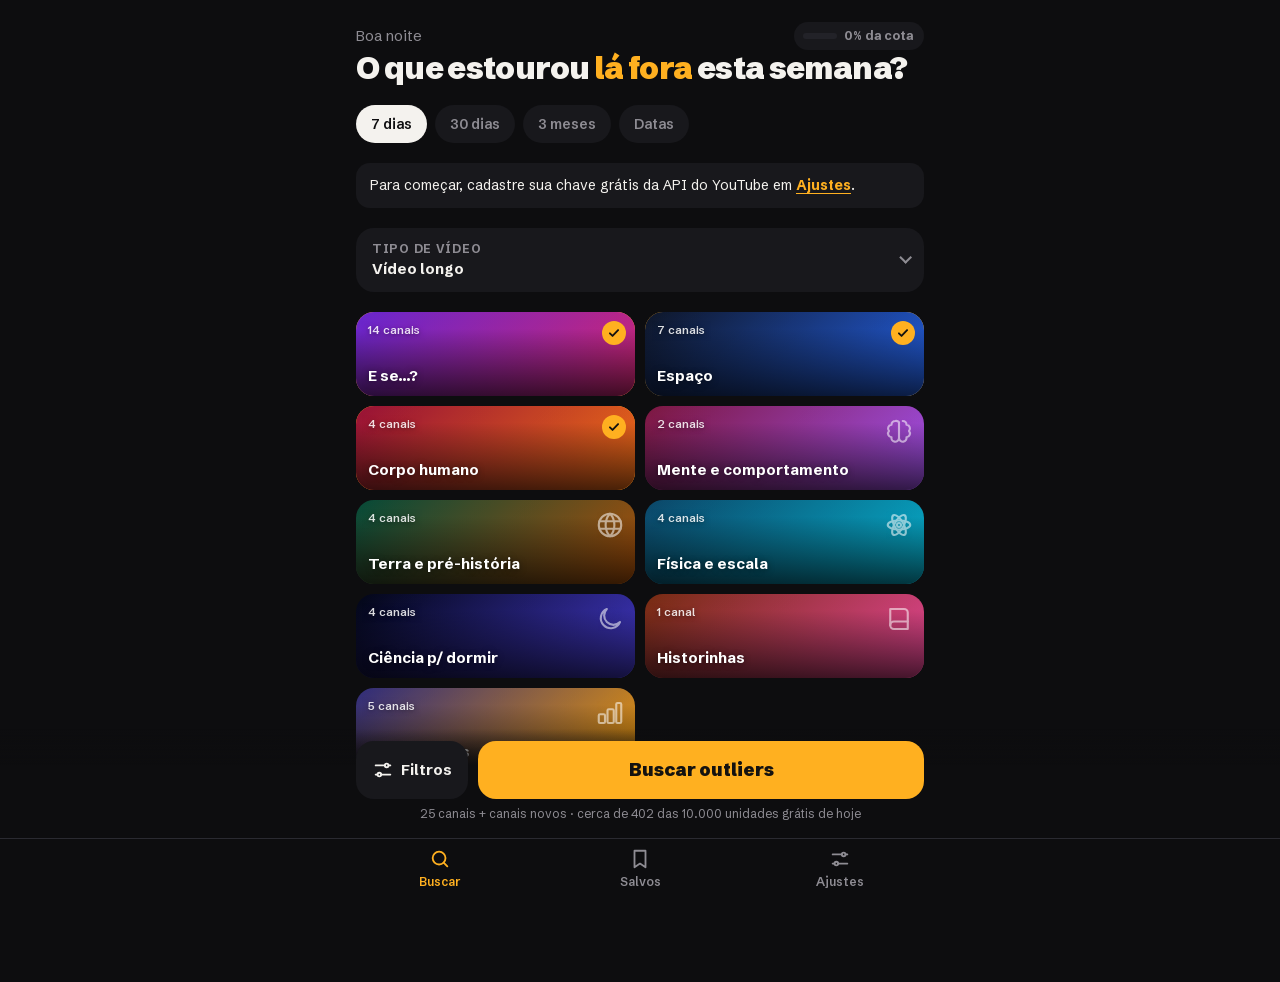
<file: assets/index.html>
<!doctype html>
<html lang="pt-BR">
<head>
<meta charset="utf-8">
<meta name="viewport" content="width=device-width,initial-scale=1,viewport-fit=cover">
<title>Radar de Outliers</title>
<link rel="stylesheet" href="fonts.css">
<style>
/* Sala de cinema: fundo escuro, thumbnails em destaque, um acento âmbar.
   Busca com blocos de tema; resultados em cartas (um vídeo por vez) ou em lista. Navegação embaixo. */
:root{
  --bg:#0D0D0F; --card:#18181C; --raised:#222228; --line:#2A2A31;
  --ink:#F4F2EE; --muted:#8E8C93; --amber:#FFB020; --amber-text:#FFB020; --on-amber:#141210;
  --ok:#5BD9A0; --ok-bg:#163527; --warn:#FFC857; --warn-bg:#3A2D12; --bad:#FF7A7A; --bad-bg:#3D1C1E;
  --scrim:rgba(0,0,0,.6); --shadow:0 18px 40px rgba(0,0,0,.45);
  --font:"Schibsted Grotesk","Roboto",system-ui,sans-serif;
  --mono:ui-monospace,"Roboto Mono",monospace;
  color-scheme:dark;
}
:root[data-theme="light"]{
  --bg:#F4F3F0; --card:#FFFFFF; --raised:#ECEAE6; --line:#E1DED8;
  --ink:#151417; --muted:#6C6A70; --amber:#FFB020; --amber-text:#A86400; --on-amber:#141210;
  --ok:#0F7A50; --ok-bg:#DDF3E8; --warn:#8E5B00; --warn-bg:#FCEFD2; --bad:#C2303A; --bad-bg:#FBE1E2;
  --scrim:rgba(20,20,23,.45); --shadow:0 18px 40px rgba(20,20,23,.16);
  color-scheme:light;
}
*{box-sizing:border-box;-webkit-tap-highlight-color:transparent}
[hidden]{display:none!important}
html,body{margin:0}
body{background:var(--bg);color:var(--ink);font-family:var(--font);font-size:15px;line-height:1.45;overscroll-behavior-y:none}
button,input,select{font:inherit;color:inherit}
button{cursor:pointer;background:none;border:0;padding:0}
:focus-visible{outline:2px solid var(--amber);outline-offset:2px}
svg.i{width:22px;height:22px;fill:none;stroke:currentColor;stroke-width:2;stroke-linecap:round;stroke-linejoin:round;flex:none}

main{max-width:600px;margin:0 auto;padding:22px 16px 210px}
.view{display:flex;flex-direction:column;gap:20px}

/* ---------- busca ---------- */
.hello{font-size:15px;color:var(--muted)}
.topline{display:flex;justify-content:space-between;align-items:center;gap:10px}
.qchip{display:flex;align-items:center;gap:7px;background:var(--card);border-radius:99px;padding:5px 11px 5px 9px;font-size:12.5px;font-weight:700;color:var(--muted);font-variant-numeric:tabular-nums}
.qchip i{display:block;width:34px;height:6px;border-radius:6px;background:var(--raised);overflow:hidden;position:relative}
.qchip i b{position:absolute;inset:0 auto 0 0;background:var(--ok);border-radius:6px}
.qchip.mid i b{background:var(--amber)} .qchip.high i b{background:var(--bad)}
.qchip.high{color:var(--bad)}
.liveq{font-size:12.5px;font-weight:700;color:var(--muted);font-variant-numeric:tabular-nums}
.headline{margin:2px 0 0;font-size:31px;font-weight:900;line-height:1.06;letter-spacing:-.02em;text-wrap:balance}
.headline em{font-style:normal;color:var(--amber-text)}
.tiles{display:grid;grid-template-columns:repeat(2,minmax(0,1fr));gap:10px}
.tile{position:relative;height:84px;border-radius:18px;overflow:hidden;display:flex;align-items:flex-end;padding:11px 12px;text-align:left;color:#fff;isolation:isolate}
.tile .bg{position:absolute;inset:0;z-index:-2}
.tile img{position:absolute;inset:0;width:100%;height:100%;object-fit:cover;z-index:-2}
.tile::before{content:"";position:absolute;inset:0;z-index:-1;background:linear-gradient(180deg,rgba(0,0,0,.05) 20%,rgba(0,0,0,.7) 100%)}
.tile .ico{position:absolute;right:10px;top:10px;opacity:.55}
.tile .ico svg{width:30px;height:30px;stroke-width:1.7}
.tile b{font-weight:700;font-size:15px;line-height:1.15;text-shadow:0 1px 6px rgba(0,0,0,.5)}
.tile[aria-pressed="true"]{box-shadow:inset 0 0 0 2.5px var(--amber)}
.tile .chk{position:absolute;top:9px;right:9px;width:24px;height:24px;border-radius:50%;background:var(--amber);color:var(--on-amber);display:none;place-items:center}
.tile .chk svg{width:14px;height:14px;stroke-width:3.2}
.tile[aria-pressed="true"] .chk{display:grid}
.tile[aria-pressed="true"] .ico{display:none}

.chips{display:flex;gap:8px;overflow-x:auto;scrollbar-width:none}
.chips::-webkit-scrollbar{display:none}
.chip{flex:none;padding:9px 15px;border-radius:999px;background:var(--card);color:var(--muted);font-weight:600;font-size:14px}
.chip[aria-pressed="true"]{background:var(--ink);color:var(--bg)}
.dates{display:grid;grid-template-columns:1fr 1fr;gap:10px}
.field{display:flex;flex-direction:column;gap:5px;min-width:0}
.field label{font-size:13px;color:var(--muted)}
input,select{background:var(--card);border:1.5px solid var(--line);border-radius:12px;padding:10px 12px;width:100%;min-width:0;outline:none;font-size:15px}
input:focus,select:focus{border-color:var(--amber)}
details.more{background:var(--card);border-radius:16px}
details.more summary{list-style:none;padding:14px 16px;display:flex;justify-content:space-between;align-items:center;font-weight:600;font-size:14.5px;cursor:pointer;color:var(--muted)}
details.more summary::-webkit-details-marker{display:none}
details.more summary::after{content:"";width:8px;height:8px;border-right:2px solid var(--muted);border-bottom:2px solid var(--muted);transform:rotate(45deg) translateY(-2px);transition:transform .15s}
details.more[open] summary::after{transform:rotate(-135deg) translateY(-2px)}
.more-in{padding:0 16px 16px;display:grid;grid-template-columns:1fr 1fr;gap:12px}
.more-in .full{grid-column:1/-1}
.more-in input,.more-in select{background:var(--raised);border-color:transparent}

.cta{position:fixed;left:0;right:0;bottom:66px;z-index:8;padding:12px 16px 12px;background:linear-gradient(180deg,transparent,var(--bg) 35%)}
.cta-in{max-width:568px;margin:0 auto;display:flex;flex-direction:column;gap:6px}
.checks{display:flex;flex-direction:column;background:var(--card);border-radius:18px;overflow:hidden}
.checks-h{display:flex;justify-content:space-between;align-items:center;gap:12px;padding:12px 16px;text-align:left;width:100%}
.checks-h small{display:block;font-size:12px;font-weight:700;color:var(--muted);text-transform:uppercase;letter-spacing:.06em}
.checks-h b{display:block;font-size:15px;font-weight:700;margin-top:1px}
.checks-h .chev{width:9px;height:9px;border-right:2px solid var(--muted);border-bottom:2px solid var(--muted);transform:rotate(45deg) translateY(-3px);transition:transform .15s;flex:none}
.checks-h[aria-expanded="true"] .chev{transform:rotate(-135deg) translateY(-2px)}
.check{display:flex;align-items:center;gap:12px;padding:11px 16px;text-align:left;width:100%;border-top:1px solid var(--line)}
.check .cbx{width:22px;height:22px;border-radius:7px;border:2px solid var(--line);display:grid;place-items:center;flex:none;color:var(--on-amber)}
.check .cbx svg.i{width:16px;height:16px;stroke-width:3.4;opacity:0}
.check[aria-checked="true"] .cbx{background:var(--amber);border-color:var(--amber)}
.check[aria-checked="true"] .cbx svg.i{opacity:1}
.check b{display:block;font-weight:700;font-size:15px}
.check small{display:block;font-size:12.5px;color:var(--muted)}
.ctarow{display:flex;gap:10px;align-items:stretch}
.fbtn{position:relative;flex:none;display:flex;align-items:center;gap:7px;background:var(--card);border-radius:18px;padding:0 16px;font-weight:700;font-size:15px}
.fdot{position:absolute;top:10px;right:10px;width:9px;height:9px;border-radius:50%;background:var(--amber)}
.fpanel{padding:16px 0 calc(22px + env(safe-area-inset-bottom, 0px))}
.fhead{display:flex;justify-content:space-between;align-items:center;padding:0 16px 12px}
.fhead h3{margin:0;font-size:20px;font-weight:900}
.fpanel .more-in{padding:0 16px}
.go{background:var(--amber);color:var(--on-amber);border-radius:18px;padding:16px;font-weight:900;font-size:18px;flex:1;min-width:0}
.go:disabled{opacity:.45}
.cost{font-size:12px;color:var(--muted);text-align:center}
.note{font-size:14px;padding:12px 14px;border-radius:14px;background:var(--card)}
.note.err{background:var(--bad-bg);color:var(--bad)}
.note .lnk{color:var(--amber-text);font-weight:700;text-decoration:underline;text-underline-offset:3px}

/* ---------- resultados ---------- */
.rbar{display:flex;align-items:center;gap:10px}
.back{width:40px;height:40px;border-radius:12px;background:var(--card);display:grid;place-items:center;flex:none}
.rbar h2{margin:0;font-size:22px;font-weight:900;flex:1;line-height:1.1}
.rbar h2 small{display:block;font-size:12.5px;font-weight:500;color:var(--muted);margin-top:2px}
.mode{display:flex;background:var(--card);border-radius:12px;padding:3px}
.mode button{width:38px;height:34px;border-radius:9px;display:grid;place-items:center;color:var(--muted)}
.mode button[aria-pressed="true"]{background:var(--raised);color:var(--ink)}
.mode svg.i{width:19px;height:19px}

/* cartas */
.deckwrap{display:flex;flex-direction:column;gap:12px}
.deckmeta{display:flex;justify-content:space-between;font-size:13px;color:var(--muted);font-weight:600}
.progress{height:3px;background:var(--card);border-radius:3px;overflow:hidden}
.progress i{display:block;height:100%;background:var(--amber);width:0;transition:width .2s}
.stack{position:relative}
.stack .ghost{position:absolute;left:14px;right:14px;top:10px;bottom:-10px;background:var(--card);opacity:.5;border-radius:24px;z-index:0}
.vcard{position:relative;z-index:1;background:var(--card);border-radius:24px;overflow:hidden;box-shadow:var(--shadow);touch-action:pan-y;will-change:transform}
.vcard.anim{transition:transform .25s ease,opacity .25s ease}
.stamp{position:absolute;top:18px;z-index:3;padding:4px 12px;border-radius:10px;font-weight:900;font-size:18px;border:3px solid;opacity:0;transform:rotate(-8deg)}
.stamp.save{left:16px;color:var(--amber);border-color:var(--amber)}
.stamp.skip{right:16px;color:#fff;border-color:#fff;transform:rotate(8deg)}
.media{position:relative;display:block;aspect-ratio:16/9;background:var(--raised)}
.media img{width:100%;height:100%;object-fit:cover;display:block}
.media .shade{position:absolute;inset:0;background:linear-gradient(180deg,rgba(0,0,0,0) 55%,rgba(0,0,0,.55) 100%)}
.x{position:absolute;left:12px;top:12px;background:var(--amber);color:var(--on-amber);font-weight:900;font-size:22px;border-radius:12px;padding:3px 11px;line-height:1.2;font-variant-numeric:tabular-nums}
.x.na{font-size:13px;padding:5px 9px;background:rgba(0,0,0,.65);color:#fff}
.dur{position:absolute;right:10px;bottom:10px;background:rgba(0,0,0,.8);color:#fff;font-size:12px;font-weight:600;border-radius:6px;padding:1px 6px}
.play{position:absolute;right:10px;top:10px;width:36px;height:36px;border-radius:50%;background:rgba(0,0,0,.55);display:grid;place-items:center;color:#fff}
.play svg.i{width:16px;height:16px}
.cbody{padding:14px 16px 16px;display:flex;flex-direction:column;gap:10px}
.ttl{margin:0;font-weight:800;font-size:18px;line-height:1.25;overflow-wrap:anywhere}
.pt{margin:-6px 0 0;font-size:14px;color:var(--muted);line-height:1.35;overflow-wrap:anywhere}
.stats{display:grid;grid-template-columns:repeat(3,1fr);gap:8px}
.stats div{background:var(--raised);border-radius:12px;padding:9px 10px}
.stats b{display:block;font-size:15.5px;font-weight:800;font-variant-numeric:tabular-nums}
.stats span{font-size:11.5px;color:var(--muted)}
.chan{font-size:13px;color:var(--muted)}
.chan b{color:var(--ink);font-weight:700}
.brbtn{background:var(--raised);border-radius:14px;padding:12px 14px;font-weight:700;font-size:14.5px;display:flex;justify-content:space-between;align-items:center;width:100%;text-align:left}
.brbtn span{font-weight:500;font-size:12.5px;color:var(--muted)}
.brbox{border-radius:14px;padding:12px 14px;display:flex;flex-direction:column;gap:10px}
.brbox.livre{background:var(--ok-bg)} .brbox.fraca{background:var(--warn-bg)} .brbox.feito{background:var(--bad-bg)}
.brbox .v{font-weight:800;font-size:15px}
.brbox.livre .v{color:var(--ok)} .brbox.fraca .v{color:var(--warn)} .brbox.feito .v{color:var(--bad)}
.brbox .why{font-size:13px;margin:-6px 0 0;opacity:.85}
.ptres{list-style:none;margin:0;padding:0;display:flex;flex-direction:column;gap:9px}
.ptres li{display:flex;gap:10px;align-items:flex-start}
.ptres img{width:84px;flex:none;aspect-ratio:16/9;object-fit:cover;border-radius:8px;background:var(--raised)}
.ptres .t{min-width:0;display:flex;flex-direction:column;gap:1px;font-size:13px}
.ptres a{color:inherit;font-weight:700;text-decoration:none;overflow-wrap:anywhere}
.ptres .m{font-size:11.5px;opacity:.75}
.ptres .same{font-size:10.5px;font-weight:800;letter-spacing:.04em;text-transform:uppercase;color:var(--bad)}
.adjust summary{font-size:12.5px;opacity:.8;cursor:pointer}
.qrow{display:flex;gap:8px;margin-top:8px}
.qrow input{flex:1;padding:8px 10px;font-size:14px;background:var(--card)}
.qrow button{flex:none;background:var(--ink);color:var(--bg);border-radius:10px;padding:0 14px;font-weight:700;font-size:14px}
.acts{display:flex;justify-content:center;align-items:center;gap:22px;padding:8px 0 4px}
.acts button{width:60px;height:60px;border-radius:50%;background:var(--card);display:grid;place-items:center;color:var(--muted);box-shadow:var(--shadow)}
.acts button.save{width:72px;height:72px;background:var(--amber);color:var(--on-amber)}
.acts button.save svg.i{width:28px;height:28px}
.acts button.save[aria-pressed="true"] svg.i{fill:currentColor}
.acts small{display:block}
.done{text-align:center;padding:40px 10px;display:flex;flex-direction:column;align-items:center;gap:10px}
.done strong{font-size:22px;font-weight:900}
.done p{margin:0;color:var(--muted)}
.done .row{display:flex;gap:10px;margin-top:8px}
.btn2{background:var(--card);border-radius:14px;padding:12px 16px;font-weight:700}
.btn2.amber{background:var(--amber);color:var(--on-amber)}

/* lista */
.hero{position:relative;border-radius:22px;overflow:hidden;display:block;width:100%;text-align:left;color:#fff;aspect-ratio:4/3.3;background:var(--raised)}
.hero img{position:absolute;inset:0;width:100%;height:100%;object-fit:cover}
.hero .g{position:absolute;inset:0;background:linear-gradient(180deg,rgba(0,0,0,0) 30%,rgba(0,0,0,.92) 100%)}
.hero .txt{position:absolute;left:16px;right:16px;bottom:14px;display:flex;flex-direction:column;gap:4px}
.hero .t1{font-weight:800;font-size:19px;line-height:1.2}
.hero .t2{font-size:13.5px;color:#D2CFD6}
.tags{display:flex;flex-wrap:wrap;gap:6px;margin-top:6px}
.tag{background:rgba(255,255,255,.16);padding:4px 9px;border-radius:99px;font-size:12px;font-weight:600;color:#fff}
.tag.livre{background:#1C5B3F;color:#A8F3CF} .tag.fraca{background:#5A4410;color:#FFE19A} .tag.feito{background:#5E2124;color:#FFC2C2}
.rows{list-style:none;margin:0;padding:0;display:flex;flex-direction:column;gap:10px}
.mini{display:grid;grid-template-columns:118px 1fr;gap:12px;background:var(--card);border-radius:18px;padding:10px;width:100%;text-align:left;align-items:start}
.mini .th{position:relative;border-radius:12px;overflow:hidden;aspect-ratio:16/9;background:var(--raised)}
.mini .th img{width:100%;height:100%;object-fit:cover;display:block}
.mini .xx{color:var(--amber-text);font-weight:900;font-size:15px}
.mini .tt{font-weight:700;font-size:14px;line-height:1.25;overflow-wrap:anywhere;display:-webkit-box;-webkit-line-clamp:2;-webkit-box-orient:vertical;overflow:hidden}
.mini .mm{font-size:12px;color:var(--muted);margin-top:3px}
.dot{display:inline-block;width:7px;height:7px;border-radius:50%;margin-right:5px;vertical-align:1px}
.dot.livre{background:var(--ok)} .dot.fraca{background:var(--warn)} .dot.feito{background:var(--bad)}
.listh{display:flex;justify-content:space-between;align-items:center;gap:10px}
.listh select{width:auto;padding:7px 30px 7px 10px;font-size:13.5px;border-radius:10px;background:var(--card);border-color:transparent}

/* ficha (lista e salvos) */
.sheet{position:fixed;inset:0;z-index:30;display:flex;flex-direction:column;justify-content:flex-end}
.sheet .scrim{position:absolute;inset:0;background:var(--scrim)}
.sheet .panel{position:relative;max-width:600px;width:100%;margin:0 auto;max-height:92%;overflow:auto;background:var(--card);border-radius:24px 24px 0 0;padding-bottom:18px;animation:up .22s ease}
@keyframes up{from{transform:translateY(40px);opacity:.4}}
.sheet .grab{position:sticky;top:0;display:flex;justify-content:center;padding:8px 0 0;z-index:2}
.sheet .grab i{width:42px;height:5px;border-radius:5px;background:var(--line)}
.sheet .close{position:absolute;right:12px;top:12px;z-index:3;width:36px;height:36px;border-radius:50%;background:rgba(0,0,0,.55);color:#fff;display:grid;place-items:center}
.sheet .play{display:none}
.sheet .row{display:flex;gap:10px;padding:0 16px}
.sheet .row .btn2{flex:1;display:flex;justify-content:center;gap:8px;align-items:center;background:var(--raised)}
.sheet .row .btn2.amber{background:var(--amber)}

/* estados */
.empty{text-align:center;padding:36px 12px;color:var(--muted);display:flex;flex-direction:column;align-items:center;gap:8px}
.empty strong{color:var(--ink);font-size:17px}
.empty p{margin:0;font-size:14px;max-width:34ch}
.scan{display:flex;flex-direction:column;align-items:center;gap:12px;padding:70px 0;color:var(--muted);font-size:14px;text-align:center}
.scan svg .sweep{transform-origin:45px 45px;animation:spin 1.3s linear infinite}
@keyframes spin{to{transform:rotate(360deg)}}
@media (prefers-reduced-motion: reduce){.scan svg .sweep{animation:none}.vcard.anim{transition:none}.sheet .panel{animation:none}}

/* ajustes */
.sec{display:flex;flex-direction:column;gap:10px}
.sec h3{margin:0;font-size:13px;font-weight:700;color:var(--muted);text-transform:uppercase;letter-spacing:.07em}
.box{background:var(--card);border-radius:18px;padding:14px;display:flex;flex-direction:column;gap:12px}
.row2{display:flex;gap:10px;align-items:center}
.row2 input{flex:1;background:var(--raised);border-color:transparent}
.btn{background:var(--amber);color:var(--on-amber);border-radius:12px;padding:10px 14px;font-weight:800;font-size:14px;flex:none}
.hint{font-size:13px;color:var(--muted);margin:0}
.ok{color:var(--ok);font-weight:700}
.seg{display:flex;background:var(--card);border-radius:14px;padding:4px;gap:2px}
.seg button{flex:1;padding:10px 4px;border-radius:10px;font-size:14px;font-weight:600;color:var(--muted)}
.seg button[aria-pressed="true"]{background:var(--raised);color:var(--ink)}
.meter{height:8px;border-radius:99px;background:var(--raised);overflow:hidden}
.meter i{display:block;height:100%;width:0;background:var(--amber);border-radius:99px}
.meter-l{display:flex;justify-content:space-between;font-size:13px;color:var(--muted)}
.meter-l b{color:var(--ink);font-weight:700;font-variant-numeric:tabular-nums}
details.guide summary{font-weight:700;font-size:14.5px;cursor:pointer}
ol.steps{margin:10px 0 0;padding-left:20px;display:flex;flex-direction:column;gap:8px;font-size:14px}
code{font-family:var(--mono);font-size:12.5px;background:var(--raised);padding:1px 5px;border-radius:5px;overflow-wrap:anywhere}

.chanlist{display:flex;flex-direction:column;gap:14px}
.newtag{display:inline-block;margin-left:6px;font-size:10.5px;font-weight:800;letter-spacing:.04em;text-transform:uppercase;background:var(--amber);color:var(--on-amber);border-radius:6px;padding:1px 6px;vertical-align:1px}
.chancat{display:flex;flex-direction:column;gap:6px}
.chancat h4{margin:0;font-size:12.5px;font-weight:700;color:var(--muted);text-transform:uppercase;letter-spacing:.06em}
.chanrow{display:flex;align-items:center;gap:10px;background:var(--raised);border-radius:12px;padding:8px 8px 8px 12px;font-size:14px}
.chanrow span{flex:1;min-width:0;overflow:hidden;text-overflow:ellipsis;white-space:nowrap}
.chanrow span.bad{color:var(--bad)}
.chanrow button{width:30px;height:30px;border-radius:8px;display:grid;place-items:center;color:var(--muted);flex:none}
.chanrow button svg.i{width:16px;height:16px}
.tile small{position:absolute;left:12px;top:10px;font-size:11.5px;font-weight:600;opacity:.85;text-shadow:0 1px 4px rgba(0,0,0,.5)}

/* navegação */
.nav{position:fixed;left:0;right:0;bottom:0;z-index:10;background:var(--bg);border-top:1px solid var(--line)}
.nav-in{max-width:600px;margin:0 auto;display:flex}
.nav button{flex:1;display:flex;flex-direction:column;align-items:center;gap:3px;padding:9px 0 10px;font-size:12px;font-weight:600;color:var(--muted)}
.nav button[aria-selected="true"]{color:var(--amber-text)}
</style>
</head>
<body>
<main>
  <!-- BUSCAR -->
  <section class="view" id="v-buscar">
    <div id="form" class="view">
      <div>
        <div class="topline"><span class="hello" id="hello">Olá</span><button class="qchip" id="quotaChip" type="button" aria-label="Cota grátis usada hoje"></button></div>
        <h1 class="headline" id="headline">O que estourou <em>lá fora</em> esta semana?</h1>
      </div>
      <div class="chips" id="period" role="group" aria-label="Período">
        <button class="chip" type="button" data-days="7">7 dias</button>
        <button class="chip" type="button" data-days="30">30 dias</button>
        <button class="chip" type="button" data-days="90">3 meses</button>
        <button class="chip" type="button" data-days="custom">Datas</button>
      </div>
      <div class="dates" id="dates" hidden>
        <div class="field"><label for="from">De</label><input type="date" id="from"></div>
        <div class="field"><label for="to">Até</label><input type="date" id="to"></div>
      </div>
      <div class="note" id="needKey" hidden>Para começar, cadastre sua chave grátis da API do YouTube em <button class="lnk" type="button" id="toSettings">Ajustes</button>.</div>
      <button class="note" type="button" id="lastBtn" hidden style="text-align:left;width:100%"></button>
      <div class="checks" id="types" role="group" aria-label="Tipo de vídeo"></div>
      <div class="tiles" id="tiles"></div>
      <div class="note" id="status" hidden></div>
      <div class="cta" id="cta"><div class="cta-in"><div class="ctarow"><button class="fbtn" id="filtersBtn" type="button" aria-label="Filtros"><svg class="i" viewBox="0 0 24 24"><path d="M4 7h10M18 7h2M4 17h2M10 17h10"/><circle cx="16" cy="7" r="2"/><circle cx="8" cy="17" r="2"/></svg>Filtros<span class="fdot" id="fdot" hidden></span></button><button class="go" id="go" type="button">Buscar outliers</button></div><div class="cost" id="cost"></div></div></div>
    </div>
    <div id="results" class="view" hidden></div>
  </section>

  <section class="view" id="v-salvos" hidden></section>

  <!-- AJUSTES -->
  <section class="view" id="v-ajustes" hidden>
    <h1 class="headline" style="font-size:28px">Ajustes</h1>
    <div class="sec">
      <h3>Chave da API do YouTube</h3>
      <div class="box">
        <div class="row2"><input id="apikey" type="text" autocomplete="off" autocapitalize="off" spellcheck="false" placeholder="Cole aqui (começa com AIza)"><button class="btn" id="saveKey" type="button">Salvar</button></div>
        <p class="hint" id="keyStatus">Fica guardada só neste celular.</p>
        <details class="guide">
          <summary>Como criar a chave grátis</summary>
          <ol class="steps">
            <li>Abra <code>console.cloud.google.com</code> e entre com sua conta Google.</li>
            <li>Crie um projeto novo (qualquer nome).</li>
            <li>Em <b>APIs e serviços → Biblioteca</b>, ative a <b>YouTube Data API v3</b>.</li>
            <li>Em <b>Credenciais</b>, toque em <b>Criar credenciais → Chave de API</b>.</li>
            <li>Opcional: restrinja a chave a <b>Apps Android</b>, pacote <code>com.radaroutliers.app</code>, SHA-1 <code>__SHA1__</code>.</li>
            <li>Cole a chave aqui e toque em <b>Salvar</b>.</li>
          </ol>
        </details>
      </div>
    </div>
    <div class="sec">
      <h3>Canais acompanhados</h3>
      <div class="box">
        <p class="hint">O app olha os vídeos recentes destes canais e mostra os que renderam acima da média de cada um. Adicione canais gringos do seu nicho para achar mais ideias.</p>
        <div class="row2"><input id="newChan" type="text" autocomplete="off" autocapitalize="off" spellcheck="false" placeholder="@canal ou link do canal"></div>
        <div class="row2"><select id="newCat" style="flex:1"></select><button class="btn" id="addChan" type="button">Adicionar</button></div>
        <p class="hint" id="chanStatus"></p>
        <div id="chanList" class="chanlist"></div>
      </div>
    </div>
    <div class="sec">
      <h3>Aparência</h3>
      <div class="seg" id="themeSeg" role="group" aria-label="Tema">
        <button type="button" data-theme="auto">Automático</button>
        <button type="button" data-theme="dark">Escuro</button>
        <button type="button" data-theme="light">Claro</button>
      </div>
    </div>
    <div class="sec">
      <h3>Cota grátis de hoje</h3>
      <div class="box">
        <div class="meter-l"><span>Usado</span><b id="quota">0 de 10.000</b></div>
        <div class="meter"><i id="meter"></i></div>
        <p class="hint">Uma busca gasta cerca de 2 unidades por canal acompanhado. Cada checagem no Brasil gasta cerca de 100. Zera às 4h ou 5h da manhã (horário de Brasília).</p>
      </div>
    </div>
  </section>
</main>

<nav class="nav" role="tablist"><div class="nav-in">
  <button role="tab" data-view="buscar" aria-selected="true"><svg class="i" viewBox="0 0 24 24"><circle cx="11" cy="11" r="7"/><path d="M20 20l-4-4"/></svg>Buscar</button>
  <button role="tab" data-view="salvos" aria-selected="false"><svg class="i" viewBox="0 0 24 24"><path d="M6 3h12v18l-6-4-6 4z"/></svg><span>Salvos<span id="savedCount"></span></span></button>
  <button role="tab" data-view="ajustes" aria-selected="false"><svg class="i" viewBox="0 0 24 24"><path d="M4 7h10M18 7h2M4 17h2M10 17h10"/><circle cx="16" cy="7" r="2"/><circle cx="8" cy="17" r="2"/></svg>Ajustes</button>
</div></nav>

<div class="sheet" id="fsheet" hidden><div class="scrim" id="fscrim"></div><div class="panel fpanel">
  <div class="fhead"><h3>Filtros</h3><button class="btn" id="fdone" type="button">Pronto</button></div>
  <div class="more-in">
          <div class="field"><label for="minb">Breakout mínimo</label><select id="minb"><option value="0">Qualquer</option><option value="2">2×</option><option value="5">5×</option><option value="10">10×</option></select></div>
          <div class="field"><label for="minv">Views mínimas</label><select id="minv"><option value="1000">1 mil</option><option value="5000">5 mil</option><option value="20000">20 mil</option><option value="100000">100 mil</option></select></div>
          <div class="field full"><label for="onlyEn">Idioma dos vídeos</label><select id="onlyEn"><option value="on">Só vídeos em inglês</option><option value="off">Qualquer idioma</option></select></div>
          <div class="field full"><label for="excludeWords">Palavras para excluir (separadas por vírgula)</label><textarea id="excludeWords" rows="2" spellcheck="false" style="background:var(--raised);border:1.5px solid transparent;border-radius:12px;padding:10px 12px;width:100%;font:inherit;font-size:14px;color:inherit;resize:vertical"></textarea></div>
          <div class="field full"><label for="storyTerms">Termos de historinha (em inglês, um por linha)</label><textarea id="storyTerms" rows="3" spellcheck="false" style="background:var(--raised);border:1.5px solid transparent;border-radius:12px;padding:10px 12px;width:100%;font:inherit;font-size:14px;color:inherit;resize:vertical"></textarea></div>
          <div class="field full"><label for="discover">Canais novos do tema</label><select id="discover"><option value="on">Procurar também canais novos</option><option value="off">Só os canais que acompanho</option></select></div>
        </div>
</div></div>
<div class="sheet" id="sheet" hidden><div class="scrim" id="scrim"></div><div class="panel" id="panel"></div></div>

<script>
(() => {
  "use strict";
  const $ = (id) => document.getElementById(id);
  const DAY = 86400000;

  // Categorias da tela de busca. Cada uma agrupa canais acompanhados.
  const TOPICS = [
    { id:"whatif", name:"E se…?", c:["#6D28D9","#DB2777"], icon:'<path d="M9 9a3 3 0 1 1 4.5 2.6c-.9.5-1.5 1.2-1.5 2.4"/><circle cx="12" cy="18" r=".6"/>' },
    { id:"space", name:"Espaço", c:["#0F172A","#2563EB"], icon:'<circle cx="12" cy="12" r="4"/><path d="M3 15c3-1 15-7 18-9"/>' },
    { id:"body", name:"Corpo humano", c:["#9F1239","#F97316"], icon:'<path d="M12 21s-7-4.5-7-10a4 4 0 0 1 7-2.6A4 4 0 0 1 19 11c0 5.5-7 10-7 10z"/>' },
    { id:"mind", name:"Mente e comportamento", c:["#831843","#A855F7"], icon:'<path d="M9 4a3 3 0 0 0-3 3 3 3 0 0 0-2 5 3 3 0 0 0 2 5 3 3 0 0 0 6 1V5a3 3 0 0 0-3-1zM15 4a3 3 0 0 1 3 3 3 3 0 0 1 2 5 3 3 0 0 1-2 5 3 3 0 0 1-6 1"/>' },
    { id:"earth", name:"Terra e pré-história", c:["#064E3B","#B45309"], icon:'<circle cx="12" cy="12" r="9"/><path d="M3.5 9h17M3.5 15h17M12 3c2.5 2.5 3.5 5.5 3.5 9s-1 6.5-3.5 9c-2.5-2.5-3.5-5.5-3.5-9S9.5 5.5 12 3z"/>' },
    { id:"physics", name:"Física e escala", c:["#0C4A6E","#06B6D4"], icon:'<circle cx="12" cy="12" r="1.6"/><ellipse cx="12" cy="12" rx="9" ry="3.6"/><ellipse cx="12" cy="12" rx="9" ry="3.6" transform="rotate(60 12 12)"/><ellipse cx="12" cy="12" rx="9" ry="3.6" transform="rotate(120 12 12)"/>' },
    { id:"sleep", name:"Ciência p/ dormir", c:["#020617","#4338CA"], icon:'<path d="M20 14.5A8 8 0 1 1 9.5 4a6.5 6.5 0 0 0 10.5 10.5z"/>' },
    { id:"story", name:"Historinhas", c:["#7C2D12","#EC4899"], icon:'<path d="M5 4h11a3 3 0 0 1 3 3v13H8a3 3 0 0 1-3-3z"/><path d="M5 17a3 3 0 0 1 3-3h11"/>' },
    { id:"general", name:"Curiosidades", c:["#312E81","#F59E0B"], icon:'<rect x="3" y="13" width="5" height="7" rx="1"/><rect x="10" y="9" width="5" height="11" rx="1"/><rect x="17" y="4" width="4" height="16" rx="1"/>' }
  ];
  // Termos usados só para DESCOBRIR canais novos do tema (os vídeos são avaliados pela média do próprio canal).
  const DISCOVER = { whatif:"what if", space:"space universe explained", body:"human body explained", mind:"psychology explained",
    earth:"prehistoric earth history", physics:"physics explained", sleep:"science for sleep", general:"explained animation", story:"true story animated" };
  // Termos padrão para Shorts de historinha (histórias reais narradas com animação 3D simples). Editáveis em Filtros.
  const STORY_TERMS = "true story animation\nhistory animation shorts\nhe survived animation";
  const storyTerms = () => ($("storyTerms").value || STORY_TERMS).split("\n").map(t => t.trim()).filter(Boolean).slice(0, 5);
  // Tipos de vídeo (lista de marcar na tela de busca)
  const TYPES = [
    { id:"long", name:"Vídeo longo", hint:"de 4 a 20 min", dur:"medium" },
    { id:"xlong", name:"Vídeo bem longo", hint:"mais de 20 min · documentários e ciência p/ dormir", dur:"long" },
    { id:"short", name:"Shorts", hint:"até 3 min", dur:"short" },
    { id:"story", name:"Shorts de historinha", hint:"histórias animadas curtas · categoria Historinhas", dur:"short" }
  ];
  // Detecta se um título está em inglês: idioma informado pelo YouTube primeiro; senão, olha o próprio título.
  const EN_WORDS = new Set("the a an you your what if how why who when this that with of and to in is was are be it its i my he she they we his her their from for on at by can will would could do does did not never every most first last into after before about".split(" "));
  const OTHER_WORDS = new Set("el la los las del que y en por para con una uno como qué cómo cuando porque muy más pero sus es son fue o não nao você voce com uma um isso esse essa seu sua os as dos das ao der die das und ist ein eine nicht mit für auf le les des est une un pas avec pour dans qui sur il elle mais ce cette di il della che non per una sono hai ki ke ka kya bhai kahani nahi aur mein hain yeh woh e ele ela sem em na nos pelo pela foi estava depois minutos".split(" "));
  const EXCLUDE_DEFAULT = "horror, scary, creepy, ghost, haunted, hindi, kahani";
  const excludeList = () => ($("excludeWords").value || "").split(/[,\n]/).map(w => w.trim().toLowerCase()).filter(Boolean);
  const excluded = (title) => { const t = " " + String(title || "").toLowerCase() + " "; return excludeList().some(w => t.includes(w)); };
  const SOUTH_ASIA = new Set(["IN","PK","BD","NP","LK"]);
  function isEnglish(title, lang){
    if (lang) return /^en/i.test(lang);
    const t = String(title || "");
    if (/[\u0400-\u04FF\u0590-\u05FF\u0600-\u06FF\u0900-\u0DFF\u0E00-\u0E7F\u3040-\u30FF\u3400-\u9FFF\uAC00-\uD7AF]/.test(t)) return false;
    const w = t.toLowerCase().normalize("NFC").split(/[^a-zà-ÿ']+/).filter(Boolean);
    let en = 0, other = 0; for (const x of w){ if (EN_WORDS.has(x)) en++; if (OTHER_WORDS.has(x)) other++; }
    const accents = (t.match(/[áàâãéêíóôõúçñüß]/gi) || []).length;
    if (other >= 2 && other > en) return false;
    if (accents >= 2 && en === 0) return false;
    return true;
  }
  const bucketOf = (sec) => sec == null ? "long" : sec <= 180 ? "short" : sec <= 1200 ? "long" : "xlong";
  // Canais iniciais: os que apareceram como outliers no vidIQ + alguns grandes do nicho.
  const DEFAULT_CHANNELS = [
    ["UCrGDUlj_hjaNz97jdXCOReA","All Answers",["whatif"]], ["UCgYSQsRS3Mz6q0FDDuuILiw","Blotwise",["whatif"]], ["UCkhJeR5N7UpVwklhiBAISMQ","Brain Cipher",["whatif"]],
    ["UCv4DniMRgnBTmfFaxeMTTLA","IFOLOGY",["whatif"]], ["UCgctuDz_Dy7D0K8K6NsoGyw","Sappy Man",["whatif"]], ["UCWnLnTa5YDjLNejjQhZ_jEg","What If Data",["whatif"]],
    ["UCS1wU6D2QcveLA9XFOfevfA","Timebound",["whatif"]], ["UC4_ZBxBKeI7EvERl1xOY1jQ","What if U click",["whatif"]], ["UCAKHpKPS8gcxnRu_sR7Rl7g","What If Hero",["whatif"]],
    ["UCGDYkZRg0XKIc3Oa2v-XgNA","Price of If",["whatif"]], ["UCdvbGznFEcB7E3IS7Wo-F7A","IfYou Films",["whatif"]], ["UCz_3Uq3f8baj8izgFOCOS7A","The Spiral Card",["whatif"]],
    ["UCIHVYxXnwAzTvNU0PE_ZLsg","Jeremy Bearimy",["whatif"]], ["UCK2QY_U30DW-EuGY8Hc8QpA","Hypo Motion",["whatif"]],
    ["UC1pACXxUjIWNDuU-kY1OX0Q","Kosmo",["space"]], ["UC9pYOJPB5UYlMlGKKZWo-Bw","Astro Horizons",["space"]], ["UCInaHwlxUu3CJnUJOO3DJXA","ballSpace",["space"]],
    ["UC-N09sTOCLozxjvKskUUjhw","The Cosmic Silence",["space"]], ["UCoqxbwMGAdDQPWINzYL0jgA","Space After Midnight",["space"]], ["UC2U_ApECr-ifnTu9GIHcAEg","Space Meltdown",["space","physics"]],
    ["UCsXVk37bltHxD1rDPwtNM8Q","Kurzgesagt",["space","general"]],
    ["UCzVbZO0Vxy7a6RHpG691A_A","Anatomica",["body"]], ["UC_2XL2lThI85UYxtLSwk18w","The Brain Maze",["body"]], ["UCOqOSMaWVq5uRdSSDbph7gQ","Life_Facts",["body"]],
    ["UCbvt0nrs8EX-zYD4doHuhxA","Mortality Lab",["body"]],
    ["UC-XT0D528Et-Poni4ENJ4Uw","JoeDot",["mind"]], ["UCQmu5-9-ovBiFrgMTojikFw","Cosmo Explains Psychology",["mind"]],
    ["UCmv2Mg0r8CfCuVM-G76-yiw","Professor Doodle",["earth"]], ["UCskKty8VpO8S7eLX0xU_u3A","Depth Theory",["earth"]], ["UCRDZ_t_-uHLsz_Otq6iOgyg","Michael Button",["earth"]],
    ["UCeiYXex_fwgYDonaTcSIk6w","MinuteEarth",["earth"]],
    ["UCXgxODuunoOyGh6sg2rkVsw","Visible Reason",["physics"]], ["UCdrIhdvoEZAPxBa6WMYb3WA","Nom - Lumi",["physics"]], ["UCUHW94eEFW7hkUMVaZz4eDg","MinutePhysics",["physics"]],
    ["UCT_gj1PLZNis4dSh2RZFZVg","Dozeology",["sleep"]], ["UCE4CwHCOVG7mCdbmp8hjXgw","Science Before Sleep",["sleep"]], ["UCRsDdBx9JqgNVVqH0GBVzeA","Science Into Sleep",["sleep"]],
    ["UC1V1vTmZIX_dVWonhi7GCAg","Sleepy Science Mysteries",["sleep"]],
    ["UCsooa4yRKGN_zEE8iknghZA","TED-Ed",["general"]], ["UCfdNM3NAhaBOXCafH7krzrA","The Infographics Show",["general"]], ["UC176GAQozKKjhz62H8u9vQQ","Real Science",["general"]],
    ["UCwyVRKfytvjSF6q5s7noKZQ","Mr. DeMaio",["general"]]
  ];
  const IC = {
    check:'<path d="M5 12.5l4.5 4.5L19 7"/>', x:'<path d="M6 6l12 12M18 6L6 18"/>', save:'<path d="M6 3h12v18l-6-4-6 4z"/>',
    share:'<path d="M4 12v7a1 1 0 0 0 1 1h14a1 1 0 0 0 1-1v-7M16 6l-4-4-4 4M12 2v13"/>', open:'<path d="M14 4h6v6M20 4l-9 9M18 14v5a1 1 0 0 1-1 1H5a1 1 0 0 1-1-1V7a1 1 0 0 1 1-1h5"/>',
    play:'<path d="M7 4l13 8-13 8z" fill="currentColor"/>', back:'<path d="M15 5l-7 7 7 7"/>', cards:'<rect x="5" y="3" width="14" height="18" rx="3"/>', list:'<path d="M4 6h16M4 12h16M4 18h16"/>', undo:'<path d="M9 14L4 9l5-5"/><path d="M4 9h10a6 6 0 0 1 0 12h-3"/>'
  };
  const icon = (k, cls) => { const s = document.createElementNS("http://www.w3.org/2000/svg","svg"); s.setAttribute("viewBox","0 0 24 24"); s.setAttribute("class","i" + (cls ? " " + cls : "")); s.setAttribute("aria-hidden","true"); s.innerHTML = IC[k] || k; return s; };

  // ---------- armazenamento ----------
  const store = {
    get(k, d){ try { const v = localStorage.getItem(k); return v === null ? d : JSON.parse(v); } catch { return d; } },
    set(k, v){ try { localStorage.setItem(k, JSON.stringify(v)); } catch {} }
  };

  // ---------- ponte nativa ----------
  const pending = new Map(); let seq = 0;
  window.__resp = (id, status, body) => { const p = pending.get(id); if (p){ pending.delete(id); p({ status, body }); } };
  function httpGet(url){
    if (window.Native && window.Native.get) return new Promise((resolve) => { const id = ++seq; pending.set(id, resolve); window.Native.get(id, url); });
    return fetch(url).then(async r => ({ status: r.status, body: await r.text() })).catch(e => ({ status: 0, body: String(e) }));
  }
  const openExternal = (url) => { if (window.Native && window.Native.open) window.Native.open(url); else window.open(url, "_blank"); };
  const share = (text) => { if (window.Native && window.Native.share) window.Native.share(text); else if (navigator.share) navigator.share({ text }).catch(()=>{}); };
  const ytUrl = (id) => "https://www.youtube.com/watch?v=" + id;

  // ---------- cota ----------
  const pacificDay = () => { try { return new Date().toLocaleDateString("en-CA", { timeZone: "America/Los_Angeles" }); } catch { return new Date().toISOString().slice(0,10); } };
  function addUnits(n){ const k = "units." + pacificDay(); store.set(k, store.get(k, 0) + n); paintQuota(); }
  function paintQuota(){
    const u = store.get("units." + pacificDay(), 0), pct = Math.min(100, u / 100);
    const pctTxt = (pct < 10 && pct > 0 ? pct.toFixed(1).replace(".", ",") : Math.round(pct)) + "%";
    $("quota").textContent = `${pctTxt} · ${u.toLocaleString("pt-BR")} de 10.000`;
    $("meter").style.width = pct + "%";
    const chip = $("quotaChip");
    if (chip){ chip.innerHTML = `<i><b style="width:${pct}%"></b></i>${pctTxt} da cota`; chip.className = "qchip" + (pct >= 85 ? " high" : pct >= 60 ? " mid" : ""); }
    document.querySelectorAll(".liveq").forEach(n => n.textContent = `Cota usada hoje: ${pctTxt} (${u.toLocaleString("pt-BR")} de 10.000)`);
  }

  // ---------- API ----------
  class ApiError extends Error { constructor(reason, msg){ super(msg); this.reason = reason; } }
  async function yt(endpoint, params){
    const key = store.get("apikey", "");
    if (!key) throw new ApiError("nokey", "Sem chave");
    const r = await httpGet("https://www.googleapis.com/youtube/v3/" + endpoint + "?" + new URLSearchParams({ ...params, key }).toString());
    addUnits(endpoint === "search" ? 100 : 1);
    let j = null; try { j = JSON.parse(r.body); } catch {}
    if (r.status === 200 && j) return j;
    const reason = j?.error?.errors?.[0]?.reason || j?.error?.details?.[0]?.reason || (r.status === 0 ? "network" : "http" + r.status);
    throw new ApiError(reason, j?.error?.message || "");
  }
  function errText(e){
    const r = (e && e.reason) || "";
    if (r === "nokey") return "Cadastre sua chave da API em Ajustes.";
    if (/quotaExceeded|dailyLimitExceeded|rateLimitExceeded/i.test(r)) return "A cota grátis de hoje acabou. Ela volta às 4h ou 5h da manhã (horário de Brasília).";
    if (/keyInvalid|API_KEY_INVALID/i.test(r) || (/badRequest/i.test(r) && /key/i.test(e.message||""))) return "A chave da API é inválida. Confira em Ajustes se ela foi copiada inteira.";
    if (/accessNotConfigured|SERVICE_DISABLED/i.test(r)) return "A YouTube Data API v3 não está ativada no seu projeto do Google Cloud.";
    if (/BLOCKED|forbidden|ipRefererBlocked/i.test(r)) return "A chave está restrita e bloqueou este app. Confira as restrições no Google Cloud.";
    if (r === "network") return "Sem conexão com a internet.";
    return "O YouTube recusou o pedido (" + r + ").";
  }
  function showStatus(msg, isErr){ const s = $("status"); s.hidden = !msg; s.textContent = msg || ""; s.classList.toggle("err", !!isErr); }

  // ---------- utilidades ----------
  const iso = (d) => new Date(d.getTime() - d.getTimezoneOffset()*60000).toISOString().slice(0,10);
  const today = () => { const d = new Date(); d.setHours(0,0,0,0); return d; };
  function secs(s){ const m = String(s||"").match(/P(?:(\d+)D)?T?(?:(\d+)H)?(?:(\d+)M)?(?:(\d+)S)?/); return m ? (+m[1]||0)*86400 + (+m[2]||0)*3600 + (+m[3]||0)*60 + (+m[4]||0) : null; }
  function durText(s){ if (s == null) return ""; const h=Math.floor(s/3600), m=Math.floor(s%3600/60), x=Math.floor(s%60); return (h ? h+":"+String(m).padStart(2,"0") : m) + ":" + String(x).padStart(2,"0"); }
  const short = (n) => n == null ? "?" : n >= 1e6 ? (n/1e6).toFixed(n>=1e7?0:1).replace(".",",")+" mi" : n >= 1e3 ? (n/1e3).toFixed(n>=1e4?0:1).replace(".",",")+" mil" : String(Math.round(n));
  const fmtMult = (b) => (b >= 10 ? Math.round(b) : b.toFixed(1).replace(".",",")) + "×";
  function ago(d){ const h = (Date.now() - Date.parse(d)) / 3600000; if (h < 24) return "há " + Math.max(1, Math.round(h)) + " h"; const days = Math.round(h/24); if (days < 31) return "há " + days + (days>1?" dias":" dia"); const mo = Math.round(days/30); return "há " + mo + (mo>1?" meses":" mês"); }
  const chunk = (a, n) => { const o = []; for (let i=0;i<a.length;i+=n) o.push(a.slice(i,i+n)); return o; };
  const median = (a) => { if (!a.length) return null; const s = [...a].sort((x,y)=>x-y), m = s.length>>1; return s.length%2 ? s[m] : (s[m-1]+s[m])/2; };
  async function pool(items, n, fn){ let i = 0; const run = async () => { while (i < items.length){ const k = i++; await fn(items[k]); } }; await Promise.all(Array.from({length: Math.min(n, items.length)}, run)); }
  const decode = (s) => { const t = document.createElement("textarea"); t.innerHTML = s || ""; return t.value; };
  const fitsFormat = (sec, fmt) => sec == null ? true : fmt === "short" ? sec <= 180 : sec > 180;
  function el(tag, attrs, ...kids){
    const n = document.createElement(tag);
    for (const [k,v] of Object.entries(attrs||{})) { if (v == null || v === false) continue; if (k === "class") n.className = v; else if (k === "html") n.innerHTML = v; else if (k.startsWith("on")) n.addEventListener(k.slice(2), v); else n.setAttribute(k, v === true ? "" : v); }
    for (const k of kids.flat()) if (k != null && k !== false) n.append(k.nodeType ? k : document.createTextNode(String(k)));
    return n;
  }

  // ---------- canais ----------
  let channels = store.get("channels.v1", null);
  if (!Array.isArray(channels)) channels = DEFAULT_CHANNELS.map(([ref, name, cats]) => ({ ref, name, cats }));
  if (!store.get("seed.story1", false)){
    if (!channels.some(c => /zackdfilms/i.test(c.ref) || /zack d/i.test(c.name || ""))) channels.push({ ref: "@zackdfilms", name: "Zack D. Films", cats: ["story"] });
    store.set("seed.story1", true); store.set("channels.v1", channels);
  }
  const saveChannels = () => store.set("channels.v1", channels);
  const chanName = (c) => store.get("chname." + c.ref, "") || c.name || c.ref;

  // ---------- busca: categorias, período, saudação ----------
  let picked = new Set(store.get("cats", ["whatif","space","body"]));
  function paintTiles(){
    const box = $("tiles"); box.innerHTML = "";
    for (const t of TOPICS){
      const n = channels.filter(c => c.cats.includes(t.id)).length;
      const thumb = store.get("tthumb." + t.id, "");
      box.append(el("button",{class:"tile",type:"button","aria-pressed":String(picked.has(t.id)),onclick:()=>{ picked.has(t.id) ? picked.delete(t.id) : picked.add(t.id); store.set("cats",[...picked]); paintTiles(); updateCost(); }},
        thumb ? el("img",{src:thumb,alt:"",loading:"lazy"}) : el("span",{class:"bg",style:`background:linear-gradient(135deg,${t.c[0]},${t.c[1]})`}),
        el("small",{}, n + (n === 1 ? " canal" : " canais")),
        el("span",{class:"ico"}, icon(t.icon)), el("span",{class:"chk"}, icon("check")), el("b",{}, t.name)));
    }
  }
  let period = store.get("period", "7");
  const PERIOD_TXT = { "7":"esta semana", "30":"este mês", "90":"nos últimos 3 meses", custom:"no período escolhido" };
  function setPeriod(p){
    period = p; store.set("period", p);
    document.querySelectorAll("#period .chip").forEach(b => b.setAttribute("aria-pressed", String(b.dataset.days === p)));
    $("dates").hidden = p !== "custom";
    if (p !== "custom"){ const t = today(); $("to").value = iso(t); $("from").value = iso(new Date(t.getTime() - (+p)*DAY)); }
    else if (!$("from").value){ const t = today(); $("to").value = iso(t); $("from").value = iso(new Date(t.getTime() - 14*DAY)); }
    $("headline").innerHTML = 'O que estourou <em>lá fora</em> ' + PERIOD_TXT[p] + '?';
  }
  function greet(){ const h = new Date().getHours(); $("hello").textContent = h < 5 ? "Boa noite" : h < 12 ? "Bom dia" : h < 18 ? "Boa tarde" : "Boa noite"; }
  let types = new Set(store.get("types", ["long"]));
  // "Shorts de historinha" usa a categoria Historinhas: deixa o quadrinho marcado de verdade (antes ficava escondido)
  if (types.has("story") && !picked.has("story")){ picked.add("story"); store.set("cats", [...picked]); }
  const activeCats = () => { const a = new Set(picked); if (types.has("story")) a.add("story"); return a; };
  const typeDurs = () => [...new Set([...types].filter(t => t !== "story").map(t => TYPES.find(x => x.id === t).dur))];
  // Buscas para descobrir canais novos: cada categoria marcada × cada duração marcada.
  // Historinhas usa os termos de historinha (também em vídeo longo, não só em Shorts).
  function discoverJobs(){
    const durs = typeDurs(), jobs = [], seen = new Set();
    const add = (k, d, q) => { q = q.replace(/\s+/g, " ").trim(); const key = d + "|" + q.toLowerCase(); if (q && !seen.has(key)){ seen.add(key); jobs.push([k, d, q]); } };
    for (const k of [...picked].filter(k => DISCOVER[k] && k !== "story")) for (const d of durs) add(k, d, DISCOVER[k]);
    const storyDurs = new Set(picked.has("story") ? durs : []);
    if (types.has("story")) storyDurs.add("short");
    for (const d of storyDurs) for (const q of storyTerms()) add("story", d, d === "short" ? q : q.replace(/\bshorts?\b/gi, ""));
    return jobs;
  }
  const selectedChannels = () => { const a = activeCats(); return channels.filter(c => c.cats.some(k => a.has(k))); };
  let typesOpen = false;
  function paintTypes(){
    const box = $("types"); box.innerHTML = "";
    const chosen = TYPES.filter(t => types.has(t.id)).map(t => t.name);
    const head = el("button",{class:"checks-h",type:"button","aria-expanded":String(typesOpen),onclick:()=>{ typesOpen = !typesOpen; paintTypes(); }},
      el("span",{}, el("small",{},"Tipo de vídeo"), el("b",{}, chosen.length ? chosen.join(", ") : "Nenhum marcado")), el("span",{class:"chev"}));
    box.append(head);
    if (!typesOpen) return;
    for (const t of TYPES) box.append(el("button",{class:"check",type:"button",role:"checkbox","aria-checked":String(types.has(t.id)),onclick:()=>{
      types.has(t.id) ? types.delete(t.id) : types.add(t.id); store.set("types",[...types]);
      if (t.id === "story" && types.has("story") && !picked.has("story")){ picked.add("story"); store.set("cats",[...picked]); paintTiles(); }
      paintTypes(); updateCost(); }},
      el("span",{class:"cbx"}, icon("check")), el("span",{}, el("b",{}, t.name), el("small",{}, t.hint))));
  }
  function updateCost(){
    const n = selectedChannels().length, on = $("discover").value === "on";
    const disc = on ? discoverJobs().length : 0;
    const units = n*2 + 2 + disc*100 + (disc ? 50 : 0);
    $("cost").textContent = !types.size ? "Marque pelo menos um tipo de vídeo" : !activeCats().size ? "Marque pelo menos uma categoria acima (ex.: Historinhas)" :
      `${n} ${n===1?"canal":"canais"}${disc ? " + canais novos" : ""} · cerca de ${units.toLocaleString("pt-BR")} das 10.000 unidades grátis de hoje`;
    $("go").disabled = busy || !types.size || (!n && !disc);
  }

  // ---------- busca ----------
  let busy = false, videos = [], allCands = [], diag = null, sortBy = "breakout", mode = store.get("mode", "cards"), idx = 0, history = [];
  function scanner(text){
    const w = el("div",{class:"scan"});
    w.innerHTML = '<svg width="90" height="90" viewBox="0 0 90 90" aria-hidden="true"><g fill="none" stroke="currentColor" stroke-width="3" opacity=".25"><circle cx="45" cy="45" r="40"/><circle cx="45" cy="45" r="22"/></g><path class="sweep" d="M45 45 L45 5 A40 40 0 0 1 80 25 Z" fill="#FFB020" opacity=".85"/><circle cx="45" cy="45" r="3.5" fill="currentColor"/></svg>';
    const p = el("span",{}, text); const q = el("span",{class:"liveq"}); w.append(p, q); setTimeout(paintQuota); return { node: w, set: (t) => p.textContent = t };
  }
  function showForm(){ $("form").hidden = false; $("results").hidden = true; $("cta").hidden = false; window.scrollTo(0,0); }
  function showResults(){ $("form").hidden = true; $("results").hidden = false; $("cta").hidden = true; window.scrollTo(0,0); }

  async function resolveHandle(ref){
    const h = ref.replace(/^@/, "");
    const r = await yt("channels", { part:"id,snippet", forHandle: h });
    const c = (r.items || [])[0];
    if (c){ store.set("chname." + c.id, c.snippet?.title || h); return c.id; }
    return null;
  }

  async function run(){
    if (busy) return;
    if (!store.get("apikey","")){ switchView("ajustes"); return; }
    const from = $("from").value, to = $("to").value;
    if (!from || !to || from > to){ showStatus("Confira as datas: o início precisa ser antes do fim.", true); return; }
    const list = selectedChannels();
    const discover = $("discover").value === "on";
    if (!list.length && !discover) return;
    busy = true; updateCost(); showStatus("");
    showResults();
    const res = $("results"); res.innerHTML = ""; const sc = scanner(`Lendo ${list.length} canais…`); res.append(sc.node);
    const minV = +$("minv").value, minB = +$("minb").value, onlyEn = $("onlyEn").value === "on";
    if (!types.size){ busy = false; showForm(); showStatus("Marque pelo menos um tipo de vídeo.", true); return; }
    const fromT = new Date(from + "T00:00:00").getTime(), toT = new Date(to + "T23:59:59").getTime();
    try {
      for (const c of list){ if (!/^UC[\w-]{22}$/.test(c.ref)){ const id = await resolveHandle(c.ref).catch(e => { if (/quota/i.test(e.reason)) throw e; return null; }); if (id){ c.ref = id; saveChannels(); } } }
      const catsOf = new Map();
      for (const c of list) if (/^UC/.test(c.ref)) catsOf.set(c.ref, [...new Set([...(catsOf.get(c.ref) || []), ...c.cats])]);
      // Descoberta: busca ampla por categoria só para achar canais que ainda não estão na lista.
      const newCh = new Map();
      if (discover){
        const after = new Date(fromT).toISOString(), before = new Date(toT).toISOString();
        for (const [k, dur, term] of discoverJobs()){
          sc.set(`Procurando canais novos: ${TOPICS.find(t => t.id === k)?.name}…`);
          try {
            const r = await yt("search", { part:"snippet", type:"video", q: term || DISCOVER[k], maxResults:"50", order:"viewCount", publishedAfter: after, publishedBefore: before,
              relevanceLanguage:"en", regionCode:"US", videoDuration: dur });
            let added = 0;
            for (const it of r.items || []){
              const cid = it.snippet?.channelId; if (!cid || catsOf.has(cid)) continue;
              if (onlyEn && !isEnglish(it.snippet?.title, "")) continue;
              if (excluded(it.snippet?.title)) continue;
              if (!newCh.has(cid)){ if (added >= 25) continue; newCh.set(cid, []); added++; }
              if (!newCh.get(cid).includes(k)) newCh.get(cid).push(k);
            }
          } catch (e) { if (/quota/i.test(e.reason)) throw e; }
        }
        for (const [cid, cats] of newCh) catsOf.set(cid, cats);
      }
      const ids = [...catsOf.keys()], chans = new Map();
      for (const part of chunk(ids, 50)){
        const r = await yt("channels", { part:"snippet,statistics,contentDetails", id: part.join(",") });
        for (const c of r.items || []){
          chans.set(c.id, { title: c.snippet?.title || "", lang: c.snippet?.defaultLanguage || "", country: c.snippet?.country || "", subs: c.statistics?.hiddenSubscriberCount ? null : +(c.statistics?.subscriberCount || 0), uploads: c.contentDetails?.relatedPlaylists?.uploads, total: +(c.statistics?.videoCount || 0), totalViews: +(c.statistics?.viewCount || 0) });
          if (c.snippet?.title) store.set("chname." + c.id, c.snippet.title);
        }
      }
      for (const c of list){ if (chans.has(c.ref)) delete c.bad; else c.bad = true; }
      saveChannels();
      for (const cid of newCh.keys()){ const ch = chans.get(cid); if (ch) ch.isNew = true; }
      diag = { channels: chans.size, fresh: [...newCh.keys()].filter(id => chans.has(id)).length, missing: list.filter(c => c.bad).length, recent: 0, lang: 0, excl: 0, format: 0, views: 0, breakout: 0, minB, minV };
      let done = 0;
      await pool([...chans.keys()], 5, async (cid) => {
        const ch = chans.get(cid);
        if (ch?.uploads){
          try {
            const pl = await yt("playlistItems", { part:"contentDetails", playlistId: ch.uploads, maxResults:"50" });
            const vids = (pl.items || []).map(i => i.contentDetails?.videoId).filter(Boolean);
            if (vids.length){
              const r = await yt("videos", { part:"statistics,contentDetails,snippet", id: vids.join(",") });
              ch.recent = (r.items || []).map(v => ({ id: v.id, title: v.snippet?.title || "", lang: v.snippet?.defaultAudioLanguage || v.snippet?.defaultLanguage || "", views: +(v.statistics?.viewCount || 0), sec: secs(v.contentDetails?.duration),
                at: Date.parse(v.snippet?.publishedAt), live: !!(v.snippet?.liveBroadcastContent && v.snippet.liveBroadcastContent !== "none"),
                thumb: v.snippet?.thumbnails?.high?.url || v.snippet?.thumbnails?.medium?.url || "" }));
            }
          } catch (e) { if (/quota/i.test(e.reason)) throw e; }
        }
        sc.set(`Comparando cada vídeo com a média do canal… ${++done} de ${chans.size}`);
      });
      const now = Date.now();
      // Curva típica: um vídeo junta ~26% das views do 1º mês em 3 dias, ~50% em 7, ~95% em 30.
      const curve = (days) => 1 - Math.exp(-Math.max(days, 0.25) / 10);
      const cands = [];
      for (const [cid, ch] of chans){
        for (const v of ch.recent || []){
          if (!(v.at >= fromT && v.at <= toT)) continue;
          diag.recent++;
          if (onlyEn && (SOUTH_ASIA.has(ch.country) || !(isEnglish(v.title, v.lang) && (!ch.lang || /^en/i.test(ch.lang) || v.lang)))){ diag.lang++; continue; }
          if (excluded(v.title)){ diag.excl++; continue; }
          const bk = bucketOf(v.sec);
          const okType = types.has(bk) || (bk === "short" && types.has("story") && (catsOf.get(cid) || []).includes("story"));
          if (v.live || !okType){ diag.format++; continue; }
          if (v.views < minV){ diag.views++; continue; }
          const ageDays = (now - v.at) / DAY;
          // estima quanto cada outro vídeo do canal tinha na idade deste
          // compara só com vídeos do mesmo tipo no canal (Short com Shorts, longo com longos)
          const others = ch.recent.filter(o => o.id !== v.id && !o.live && bucketOf(o.sec) === bk && now - o.at > 2*DAY);
          const atAge = others.map(o => o.views * Math.min(1, curve(ageDays) / curve((now - o.at) / DAY)));
          const med = median(atAge);
          const life = ch.total > 0 && ch.totalViews > 0 ? (ch.totalViews / ch.total) * curve(ageDays) : null;
          const baseline = atAge.length >= 4 && med > 0 ? med : life;
          cands.push({ id: v.id, title: v.title, channelId: cid, channel: ch.title, subs: ch.subs, published: new Date(v.at).toISOString(), sec: v.sec, views: v.views,
            thumb: v.thumb, topics: catsOf.get(cid) || [], isNew: !!ch.isNew, baseline, breakout: baseline ? v.views / baseline : null,
            vph: v.views / Math.max(1, (now - v.at) / 3600000), br: store.get("br." + v.id, null) });
        }
      }
      allCands = [...cands].sort((a,b) => (b.breakout ?? -1) - (a.breakout ?? -1));
      videos = allCands.filter(c => c.breakout == null ? minB === 0 : c.breakout >= minB);
      diag.breakout = allCands.length - videos.length;
      const used = new Set(); for (const t of TOPICS){ const best = videos.find(v => v.topics.includes(t.id) && !used.has(v.id)) || videos.find(v => v.topics.includes(t.id)); if (best){ used.add(best.id); store.set("tthumb." + t.id, best.thumb); } }
      store.set("last", videos); idx = 0; history = [];
      $("lastBtn").hidden = true;
      paintTiles(); renderChannels(); renderResults(); translateTitles(videos);
    } catch (e) { showForm(); showStatus(errText(e), true); }
    busy = false; updateCost();
  }

  // ---------- resultados ----------
  const saved = () => store.get("saved", {});
  const isSaved = (v) => !!saved()[v.id];
  function setSaved(v, on){ const s = saved(); if (on) s[v.id] = { ...v, savedAt: Date.now() }; else delete s[v.id]; store.set("saved", s); paintSavedCount(); }
  function sorted(){ const k = { breakout: c => c.breakout ?? -1, vph: c => c.vph, views: c => c.views, recent: c => Date.parse(c.published) }[sortBy]; return [...videos].sort((a,b) => k(b) - k(a)); }

  function renderResults(){
    const res = $("results"); res.innerHTML = "";
    const modeBox = el("div",{class:"mode",role:"group","aria-label":"Modo de visualização"},
      el("button",{type:"button","aria-label":"Cartas","aria-pressed":String(mode==="cards"),onclick:()=>{ mode="cards"; store.set("mode",mode); renderResults(); }}, icon("cards")),
      el("button",{type:"button","aria-label":"Lista","aria-pressed":String(mode==="list"),onclick:()=>{ mode="list"; store.set("mode",mode); renderResults(); }}, icon("list")));
    res.append(el("div",{class:"rbar"},
      el("button",{class:"back",type:"button","aria-label":"Nova busca",onclick:showForm}, icon("back")),
      el("h2",{}, "Em alta lá fora", el("small",{}, videos.length ? `${videos.length} vídeos · ${PERIOD_TXT[period]}` : "")), videos.length ? modeBox : null));
    if (!videos.length){
      const lines = [];
      if (diag){
        lines.push(`Li ${diag.channels} ${diag.channels === 1 ? "canal" : "canais"}${diag.fresh ? `, ${diag.fresh} ${diag.fresh === 1 ? "novo" : "novos"}` : ""}${diag.missing ? ` (${diag.missing} não ${diag.missing>1?"foram encontrados":"foi encontrado"}, confira em Ajustes)` : ""}. ${diag.recent} ${diag.recent === 1 ? "vídeo foi publicado" : "vídeos foram publicados"} no período.`);
        if (diag.lang) lines.push(`${diag.lang} ${diag.lang>1?"estavam":"estava"} em outro idioma ou ${diag.lang>1?"eram":"era"} de canais do sul da Ásia.`);
        if (diag.excl) lines.push(`${diag.excl} ${diag.excl>1?"tinham":"tinha"} palavras da sua lista de exclusão.`);
        if (diag.format) lines.push(`${diag.format} ${diag.format>1?"eram":"era"} de um tipo que você não marcou (ou live).`);
        if (diag.views) lines.push(`${diag.views} ${diag.views>1?"tinham":"tinha"} menos de ${short(diag.minV)} views.`);
        if (diag.breakout) lines.push(`${diag.breakout} ${diag.breakout>1?"ficaram":"ficou"} abaixo de ${diag.minB}× a média do canal.`);
      }
      res.append(el("div",{class:"empty"}, el("strong",{}, diag && diag.recent ? "Nada passou nos filtros" : "Nenhum vídeo novo nesses canais"),
        lines.length ? el("p",{}, lines.join(" ")) : el("p",{},"Tente outros temas ou um período maior."),
        allCands.length ? el("button",{class:"btn2 amber",type:"button",onclick:()=>{ videos = allCands; store.set("last", videos); idx = 0; history = []; renderResults(); }}, `Mostrar mesmo assim (${allCands.length})`) : null,
        el("button",{class:"btn2",type:"button",onclick:showForm},"Nova busca")));
      return;
    }
    if (mode === "cards") renderDeck(res); else renderList(res, sorted(), true);
  }

  // cartas
  function renderDeck(res){
    const wrap = el("div",{class:"deckwrap"}); res.append(wrap);
    if (idx >= videos.length){
      const n = videos.filter(isSaved).length;
      wrap.append(el("div",{class:"done"}, el("strong",{},"Fim da lista"), el("p",{}, n ? `Você salvou ${n} ${n>1?"ideias":"ideia"} desta busca.` : "Nenhuma ideia salva desta vez."),
        el("div",{class:"row"}, el("button",{class:"btn2",type:"button",onclick:()=>{ idx = 0; history = []; renderResults(); }},"Ver de novo"), el("button",{class:"btn2 amber",type:"button",onclick:()=>switchView("salvos")},"Abrir salvos"))));
      return;
    }
    const v = videos[idx];
    const prog = el("div",{class:"progress"}, el("i",{style:`width:${(idx/videos.length)*100}%`}));
    wrap.append(el("div",{class:"deckmeta"}, el("span",{}, `${idx+1} de ${videos.length}`), history.length ? el("button",{type:"button",style:"color:var(--muted);font-weight:600;display:flex;gap:4px;align-items:center",onclick:undo}, icon("undo"), "Voltar") : el("span",{}, "Breakout")), prog);
    const card = el("article",{class:"vcard"}, el("span",{class:"stamp save"},"SALVAR"), el("span",{class:"stamp skip"},"PULAR"), ...detail(v));
    wrap.append(el("div",{class:"stack"}, idx < videos.length-1 ? el("div",{class:"ghost"}) : null, card));
    const saveBtn = el("button",{class:"save",type:"button","aria-label":"Salvar e ir para o próximo","aria-pressed":String(isSaved(v)),onclick:()=>decide(card, true)}, icon("save"));
    wrap.append(el("div",{class:"acts"},
      el("button",{type:"button","aria-label":"Pular",onclick:()=>decide(card, false)}, icon("x")),
      saveBtn,
      el("button",{type:"button","aria-label":"Compartilhar",onclick:()=>share(decode(v.title) + "\n" + ytUrl(v.id))}, icon("share"))));
    swipe(card);
  }
  function decide(card, save){
    const v = videos[idx]; if (!v) return;
    if (save) setSaved(v, true);
    history.push({ idx, saved: save });
    card.classList.add("anim");
    card.style.transform = `translateX(${save ? 120 : -120}%) rotate(${save ? 12 : -12}deg)`; card.style.opacity = "0";
    setTimeout(() => { idx++; renderResults(); window.scrollTo(0,0); }, 220);
  }
  function undo(){ const h = history.pop(); if (!h) return; idx = h.idx; if (h.saved) setSaved(videos[idx], false); renderResults(); }
  function swipe(card){
    let x0 = null, y0 = 0, dx = 0, lock = null;
    const stS = card.querySelector(".stamp.save"), stK = card.querySelector(".stamp.skip");
    card.addEventListener("touchstart", (e) => { if (e.target.closest("button,a,input,details")) return; x0 = e.touches[0].clientX; y0 = e.touches[0].clientY; dx = 0; lock = null; card.classList.remove("anim"); }, { passive:true });
    card.addEventListener("touchmove", (e) => {
      if (x0 === null) return;
      const mx = e.touches[0].clientX - x0, my = e.touches[0].clientY - y0;
      if (lock === null && (Math.abs(mx) > 8 || Math.abs(my) > 8)) lock = Math.abs(mx) > Math.abs(my) ? "x" : "y";
      if (lock !== "x") return;
      dx = mx; card.style.transform = `translateX(${dx}px) rotate(${dx/22}deg)`;
      stS.style.opacity = Math.max(0, Math.min(1, dx/90)); stK.style.opacity = Math.max(0, Math.min(1, -dx/90));
    }, { passive:true });
    card.addEventListener("touchend", () => {
      if (x0 === null) return; x0 = null;
      if (lock === "x" && Math.abs(dx) > 95) return decide(card, dx > 0);
      card.classList.add("anim"); card.style.transform = ""; stS.style.opacity = 0; stK.style.opacity = 0;
    });
  }

  // conteúdo de um vídeo (carta e ficha)
  function detail(v){
    const brArea = el("div",{});
    paintBR(brArea, v);
    return [
      el("a",{class:"media",href:ytUrl(v.id),onclick:(e)=>{ e.preventDefault(); openExternal(ytUrl(v.id)); }},
        v.thumb ? el("img",{src:v.thumb,alt:"",draggable:"false"}) : null, el("span",{class:"shade"}),
        v.breakout != null ? el("span",{class:"x"}, fmtMult(v.breakout)) : el("span",{class:"x na"},"sem média do canal"),
        el("span",{class:"play","aria-hidden":"true"}, icon("play")),
        v.sec != null ? el("span",{class:"dur"}, durText(v.sec)) : null),
      el("div",{class:"cbody"},
        el("p",{class:"ttl"}, decode(v.title)),
        el("p",{class:"pt", "data-pt": v.id}, ptLabel(v)),
        el("div",{class:"stats"},
          el("div",{}, el("b",{}, short(v.views)), el("span",{},"views")),
          el("div",{}, el("b",{}, short(v.vph) + "/h"), el("span",{},"ritmo")),
          el("div",{}, el("b",{}, ago(v.published).replace("há ","")), el("span",{},"no ar"))),
        el("div",{class:"chan"}, el("b",{}, v.channel), v.isNew ? el("span",{class:"newtag"},"canal novo") : null, v.subs != null ? ` · ${short(v.subs)} inscritos` : "", v.baseline ? ` · média do canal ${short(v.baseline)}` : ""),
        v.isNew ? followBtn(v) : null,
        brArea)
    ];
  }

  // lista
  function renderList(res, list, withHero){
    const sel = el("select",{"aria-label":"Ordenar"}, [["breakout","Maior breakout"],["vph","Mais views/hora"],["views","Mais views"],["recent","Mais recentes"]].map(([v,t]) => el("option",{value:v, selected: v===sortBy}, t)));
    sel.addEventListener("change", () => { sortBy = sel.value; renderResults(); });
    if (withHero) res.append(el("div",{class:"listh"}, el("span",{class:"hint"},"Toque para ver detalhes"), sel));
    const [first, ...rest] = list;
    if (withHero && first){
      res.append(el("button",{class:"hero",type:"button",onclick:()=>openSheet(first)},
        first.thumb ? el("img",{src:first.thumb,alt:""}) : null, el("span",{class:"g"}),
        first.breakout != null ? el("span",{class:"x"}, fmtMult(first.breakout)) : null,
        el("span",{class:"txt"}, el("span",{class:"t1"}, decode(first.title)), el("span",{class:"t2","data-pt":first.id}, ptLabel(first)),
          el("span",{class:"tags"}, el("span",{class:"tag"}, first.channel), el("span",{class:"tag"}, short(first.views) + " views"), first.br?.verdict ? el("span",{class:"tag " + first.br.verdict}, VERD[first.br.verdict][1]) : null))));
    }
    const rows = el("ul",{class:"rows"});
    for (const v of (withHero ? rest : list)) rows.append(el("li",{}, el("button",{class:"mini",type:"button",onclick:()=>openSheet(v)},
      el("span",{class:"th"}, v.thumb ? el("img",{src:v.thumb,alt:"",loading:"lazy"}) : null),
      el("span",{}, el("span",{class:"xx"}, v.breakout != null ? fmtMult(v.breakout) : "—"), el("span",{class:"tt"}, decode(v.title)),
        el("span",{class:"mm"}, v.br?.verdict ? el("span",{class:"dot " + v.br.verdict}) : null, `${v.channel}${v.isNew ? " · canal novo" : ""} · ${short(v.views)}`)))));
    res.append(rows);
  }

  // ficha
  let sheetVideo = null;
  function openSheet(v){
    sheetVideo = v;
    const p = $("panel"); p.innerHTML = "";
    p.append(el("div",{class:"grab"}, el("i",{})), el("button",{class:"close",type:"button","aria-label":"Fechar",onclick:closeSheet}, icon("x")), ...detail(v));
    const saveBtn = el("button",{class:"btn2" + (isSaved(v) ? "" : " amber"),type:"button",onclick:()=>{ setSaved(v, !isSaved(v)); saveBtn.className = "btn2" + (isSaved(v) ? "" : " amber"); saveBtn.lastChild.textContent = isSaved(v) ? "Salvo" : "Salvar"; if (!$("v-salvos").hidden) renderSaved(); }}, icon("save"), isSaved(v) ? "Salvo" : "Salvar");
    p.append(el("div",{class:"row"}, saveBtn, el("button",{class:"btn2",type:"button",onclick:()=>share(decode(v.title) + "\n" + ytUrl(v.id))}, icon("share"), "Enviar"), el("button",{class:"btn2",type:"button",onclick:()=>openExternal(ytUrl(v.id))}, icon("open"), "Assistir")));
    $("sheet").hidden = false; p.scrollTop = 0;
  }
  function closeSheet(){ $("sheet").hidden = true; sheetVideo = null; if (!$("results").hidden && mode === "list") renderResults(); }

  function followBtn(v){
    const following = () => channels.some(c => c.ref === v.channelId);
    const b = el("button",{class:"brbtn",type:"button",onclick:()=>{
      if (!following()){ channels.push({ ref: v.channelId, name: v.channel, cats: (v.topics && v.topics.length ? v.topics : ["general"]) }); store.set("chname." + v.channelId, v.channel); saveChannels(); renderChannels(); paintTiles(); updateCost(); }
      b.firstChild.textContent = "Acompanhando este canal"; b.lastChild.textContent = "está na sua lista"; }},
      following() ? "Acompanhando este canal" : "Acompanhar este canal", el("span",{}, following() ? "está na sua lista" : "entra nas próximas buscas"));
    return b;
  }

  // ---------- Brasil ----------
  const VERD = { livre:["livre","Livre no Brasil"], fraca:["fraca","Só versões fracas no Brasil"], feito:["feito","Já feito no Brasil"] };
  const DICT = {"ice cube":"cubo de gelo","heating":"esquentando","heated":"esquentado","lost":"perdesse","power":"energia","step":"passo","took":"desse","every step you took":"cada passo que você desse","first":"primeiro","last":"último","strangest":"mais estranho","weirdest":"mais estranho","deadliest":"mais mortal","dangerous":"perigoso","deepest":"mais profundo","could live":"poderiam viver","inherit":"herdar","creatures":"criaturas","engine":"motor","solar system":"sistema solar","fall":"cair","falling":"caindo","into":"em","through":"através de","feels like":"é a sensação de","looks like":"parece","couldn't":"não conseguisse","can't":"não pode","don't":"não","won't":"não vai","isn't":"não é","didn't":"não","what":"o que","if":"se","what if":"e se","what happens":"o que acontece","happens":"acontece","happened":"aconteceu","why":"por que","how":"como","does":"","do":"","is":"é","are":"são","the":"o","a":"um","an":"um","of":"de","to":"para","in":"em","on":"em","inside":"dentro de","your":"seu","you":"você","body":"corpo","brain":"cérebro","earth":"terra","planet":"planeta","planets":"planetas","universe":"universo","space":"espaço","sun":"sol","moon":"lua","mars":"marte","black hole":"buraco negro","star":"estrela","stars":"estrelas","ocean":"oceano","oceans":"oceanos","every":"cada","day":"dia","days":"dias","year":"ano","years":"anos","hour":"hora","hours":"horas","life":"vida","live":"viver","lived":"vivesse","die":"morrer","dying":"morrer","death":"morte","survive":"sobreviver","never":"nunca","would":"","could":"poderia","world":"mundo","human":"humano","humans":"humanos","people":"pessoas","animal":"animal","animals":"animais","water":"água","fire":"fogo","ice":"gelo","cube":"cubo","hot":"quente","hottest":"mais quente","cold":"frio","coldest":"mais frio","biggest":"maior","largest":"maior","smallest":"menor","fastest":"mais rápido","faster":"mais rápido","stronger":"mais forte","luckier":"mais sortudo","smaller":"menor","bigger":"maior","stop":"parar","kept":"continuasse","getting":"ficando","got":"ficasse","made":"fizesse","sleep":"dormir","dream":"sonho","light":"luz","time":"tempo","speed":"velocidade","size":"tamanho","comparison":"comparação","explained":"explicado","history":"história","future":"futuro","prehistoric":"pré-histórico","dinosaurs":"dinossauros","science":"ciência","injection":"injeção","breath":"respiração","journey":"jornada","single":"único","magnetic field":"campo magnético","dimension":"dimensão","dimensions":"dimensões","temperature":"temperatura","possible":"possível","after":"depois de","before":"antes de","without":"sem","with":"com","only":"só","most":"mais","really":"realmente","actually":"na verdade","this":"isso","that":"isso","there":"lá","and":"e","or":"ou","for":"por","from":"de","at":"em","be":"ser","were":"fosse","was":"foi","it":"","its":"seu","my":"meu"};
  function draftPT(title){
    let t = " " + decode(title).toLowerCase().replace(/[|#()\[\]!?.,:;"“”…]/g, " ").replace(/\s+/g," ") + " ";
    for (const k of Object.keys(DICT).sort((a,b) => b.length - a.length)) t = t.replace(new RegExp(" " + k.replace(/[.*+?^${}()|[\]\\]/g,"\\$&") + "(?= )", "g"), " " + DICT[k] + "\u0001");
    return t.replace(/\u0001/g,"").replace(/\s+/g," ").trim();
  }
  // Tradução dos títulos: serviço de tradução do Google (sem chave), guardada no celular. O dicionário é só reserva.
  const ptCache = new Map(Object.entries(store.get("ptTitles", {})));
  const cap = (t) => t ? t.charAt(0).toUpperCase() + t.slice(1) : "";
  // para a busca "Existe no Brasil?" (precisa de algum texto em português)
  function ptTitle(v){ return cap((v.br && v.br.query) || ptCache.get(v.id) || draftPT(v.title)); }
  // para mostrar na tela: só tradução de verdade; nunca o rascunho do dicionário
  const ptFailed = new Set();
  function ptLabel(v){ const t = (v.br && v.br.query) || ptCache.get(v.id); return t ? cap(t) : (ptFailed.has(v.id) ? "" : "Traduzindo…"); }
  async function gtranslate(text){
    const url = "https://translate.googleapis.com/translate_a/single?client=gtx&sl=auto&tl=pt-BR&dt=t&q=" + encodeURIComponent(text);
    const parse = (body) => { const j = JSON.parse(body); const out = (j[0] || []).map(x => x[0] || "").join(""); if (!out) throw new Error("vazio"); return out; };
    try { const r = await httpGet(url); if (r.status === 200) return parse(r.body); } catch {}
    const r2 = await fetch(url); if (!r2.ok) throw new Error("tradução " + r2.status);
    return parse(await r2.text());
  }
  async function translateTitles(list){
    const need = list.filter(v => v && v.id && !ptCache.has(v.id));
    for (const part of chunk(need, 20)){
      try {
        const out = (await gtranslate(part.map(v => decode(v.title).replace(/\n/g, " ")).join("\n"))).split("\n");
        if (out.length === part.length) part.forEach((v, i) => { if (out[i].trim()) ptCache.set(v.id, out[i].trim()); });
        else for (const v of part){ try { const t = (await gtranslate(decode(v.title))).trim(); if (t) ptCache.set(v.id, t); } catch {} }
      } catch { part.forEach(v => ptFailed.add(v.id)); }
      part.forEach(v => { if (!ptCache.has(v.id)) ptFailed.add(v.id); });
      store.set("ptTitles", Object.fromEntries([...ptCache].slice(-800)));
      document.querySelectorAll("[data-pt]").forEach(n => { const id = n.getAttribute("data-pt"); const v = list.find(x => x.id === id); if (v) n.textContent = ptLabel(v); });
    }
  }
  const STOP = new Set("o a os as um uma uns umas de do da dos das e ou que se em no na nos nas por para com sem como é são seu sua seus suas você voce isso esse essa este esta ao aos à às mais muito the of and to in what if how why your you is are".split(" "));
  const norm = (s) => decode(s).toLowerCase().normalize("NFD").replace(/[̀-ͯ]/g,"").replace(/[^a-z0-9 ]/g," ");
  const words = (s) => [...new Set(norm(s).split(/\s+/).filter(w => w.length >= 3 && !STOP.has(w)))];
  const looksPT = (m) => /^pt/i.test(m.lang || "") || /[ãõçáéíóúâêô]/i.test(m.title) || /\b(você|voce|que|não|nao|como|porque|seu|sua)\b/i.test(m.title);

  function paintBR(box, v){
    box.innerHTML = "";
    if (!v.br){ box.append(el("button",{class:"brbtn",type:"button",onclick:()=>checkBR(v, ptTitle(v), box)}, "Existe no Brasil?", el("span",{},"≈100 unidades"))); return; }
    if (v.br.loading){ box.append(el("div",{class:"brbtn"}, "Procurando no YouTube brasileiro…")); return; }
    const input = el("input",{type:"text",value:v.br.query || ptTitle(v),"aria-label":"Busca em português"});
    const adjust = el("details",{class:"adjust"}, el("summary",{},"Ajustar a busca em português"),
      el("div",{class:"qrow"}, input, el("button",{type:"button",onclick:()=>checkBR(v, input.value.trim(), box)},"Buscar")));
    if (v.br.error){ const b = el("div",{class:"brbox feito"}, el("span",{class:"v"}, v.br.error), adjust); adjust.open = true; box.append(b); return; }
    const top = (v.br.results || []).slice(0,3);
    box.append(el("div",{class:"brbox " + v.br.verdict}, el("span",{class:"v"}, VERD[v.br.verdict][1]), el("p",{class:"why"}, v.br.reason),
      top.length ? el("ul",{class:"ptres"}, top.map(m => el("li",{}, el("img",{src:m.thumb,alt:"",loading:"lazy"}),
        el("div",{class:"t"}, m.same ? el("span",{class:"same"},"mesmo tema") : null,
          el("a",{href:ytUrl(m.id),onclick:(e)=>{ e.preventDefault(); openExternal(ytUrl(m.id)); }}, decode(m.title)),
          el("span",{class:"m"}, `${m.channel} · ${short(m.views)} views${m.sec != null ? " · " + durText(m.sec) : ""}`))))) : null,
      adjust));
  }
  async function checkBR(v, query, box){
    if (!query) return;
    v.br = { loading: true, query }; paintBR(box, v);
    document.querySelectorAll(`[data-pt="${v.id}"]`).forEach(n => n.textContent = ptLabel(v));
    try {
      const r = await yt("search", { part:"snippet", type:"video", q: query, maxResults:"15", regionCode:"BR", relevanceLanguage:"pt", order:"relevance" });
      const ids = (r.items || []).map(i => i.id?.videoId).filter(Boolean);
      let results = [];
      if (ids.length){
        const d = await yt("videos", { part:"snippet,statistics,contentDetails", id: ids.join(",") });
        results = (d.items || []).map(x => ({ id: x.id, title: x.snippet.title, channel: x.snippet.channelTitle, views: +(x.statistics?.viewCount || 0), sec: secs(x.contentDetails?.duration), lang: x.snippet.defaultAudioLanguage || x.snippet.defaultLanguage || "", thumb: x.snippet.thumbnails?.medium?.url || "" }));
      }
      const kw = words(query);
      for (const m of results){
        const tw = new Set(words(m.title));
        const hit = kw.filter(w => tw.has(w) || (w.length >= 5 && [...tw].some(t => t.length >= 5 && t.slice(0,4) === w.slice(0,4)))).length;
        m.same = looksPT(m) && kw.length > 0 && hit >= Math.max(2, Math.ceil(kw.length * 0.4));
      }
      results.sort((a,b) => (b.same - a.same) || (b.views - a.views));
      const same = results.filter(m => m.same);
      const strong = same.filter(m => (v.sec > 180 ? (m.sec || 0) > 180 : true) && m.views >= 20000);
      let verdict, reason;
      if (!same.length){ verdict = "livre"; reason = "Nenhum vídeo em português com o mesmo tema apareceu."; }
      else if (strong.length){ verdict = "feito"; reason = `${strong.length} vídeo${strong.length>1?"s":""} em português no mesmo tema com mais de 20 mil views.`; }
      else { verdict = "fraca"; reason = `Existe${same.length>1?"m":""} ${same.length} em português no tema, mas com poucas views${v.sec > 180 ? " ou só em Shorts" : ""}.`; }
      v.br = { verdict, reason, query, results: results.slice(0, 6) };
      store.set("br." + v.id, v.br);
      const s = saved(); if (s[v.id]){ s[v.id].br = v.br; store.set("saved", s); }
      const last = store.get("last", []); const lv = last.find(x => x.id === v.id); if (lv){ lv.br = v.br; store.set("last", last); }
    } catch (e) { v.br = { error: errText(e), query }; }
    paintBR(box, v);
  }

  // ---------- salvos ----------
  function paintSavedCount(){ const n = Object.keys(saved()).length; $("savedCount").textContent = n ? ` (${n})` : ""; }
  function renderSaved(){
    const box = $("v-salvos"); box.innerHTML = "";
    box.append(el("h1",{class:"headline",style:"font-size:28px"},"Salvos"));
    const list = Object.values(saved()).sort((a,b) => b.savedAt - a.savedAt).map(v => ({ ...v, br: store.get("br."+v.id, v.br || null) }));
    if (!list.length){ box.append(el("div",{class:"empty"}, el("strong",{},"Nenhuma ideia salva"), el("p",{},"Nas cartas, arraste um vídeo para a direita ou toque no marcador para guardar a ideia aqui."))); return; }
    const wrap = el("div",{class:"view"}); renderList(wrap, list, false); box.append(wrap);
    translateTitles(list);
  }

  // ---------- ajustes: canais ----------
  function parseChannelInput(txt){
    const t = txt.trim(); if (!t) return null;
    const idm = t.match(/(UC[\w-]{22})/); if (idm) return idm[1];
    const hm = t.match(/@([\w.\-]+)/); if (hm) return "@" + hm[1];
    if (/^[\w.\-]+$/.test(t)) return "@" + t;
    return null;
  }
  function renderChannels(){
    const box = $("chanList"); box.innerHTML = "";
    const sel = $("newCat"); if (!sel.options.length) TOPICS.forEach(t => sel.append(el("option",{value:t.id}, t.name)));
    for (const t of TOPICS){
      const list = channels.filter(c => c.cats.includes(t.id));
      if (!list.length) continue;
      box.append(el("div",{class:"chancat"}, el("h4",{}, `${t.name} (${list.length})`),
        list.map(c => el("div",{class:"chanrow"}, el("span",{class: c.bad ? "bad" : null}, chanName(c) + (c.bad ? " (não encontrado)" : "")),
          el("button",{type:"button","aria-label":"Remover " + chanName(c),onclick:()=>{
            c.cats = c.cats.filter(k => k !== t.id); if (!c.cats.length) channels = channels.filter(x => x !== c);
            saveChannels(); renderChannels(); paintTiles(); updateCost(); }}, icon("x"))))));
    }
  }
  async function addChannel(){
    const ref = parseChannelInput($("newChan").value), cat = $("newCat").value;
    if (!ref){ $("chanStatus").textContent = "Cole o @ do canal (ex.: @kurzgesagt) ou o link do canal."; return; }
    if (!store.get("apikey","")){ $("chanStatus").textContent = "Cadastre a chave da API primeiro."; return; }
    $("chanStatus").textContent = "Procurando o canal…";
    try {
      let id = ref, name = "";
      if (ref.startsWith("@")){ id = await resolveHandle(ref); }
      if (!id){ $("chanStatus").textContent = "Não achei esse canal. Confira o @ ou cole o link do canal."; return; }
      if (!name){ const r = await yt("channels", { part:"snippet", id }); const c = (r.items || [])[0]; if (!c){ $("chanStatus").textContent = "Não achei esse canal. Confira o link."; return; } name = c.snippet?.title || id; store.set("chname." + id, name); }
      const ex = channels.find(c => c.ref === id);
      if (ex){ if (!ex.cats.includes(cat)) ex.cats.push(cat); } else channels.push({ ref: id, name, cats: [cat] });
      saveChannels(); renderChannels(); paintTiles(); updateCost();
      $("newChan").value = ""; $("chanStatus").innerHTML = '<span class="ok">' + name.replace(/[<>&]/g, "") + ' adicionado.</span>';
    } catch (e) { $("chanStatus").textContent = errText(e); }
  }

  // ---------- ajustes ----------
  async function saveKey(){
    const k = $("apikey").value.trim();
    if (!k){ $("keyStatus").textContent = "Cole a chave primeiro."; return; }
    store.set("apikey", k); $("keyStatus").textContent = "Testando…";
    try { await yt("i18nRegions", { part:"snippet", hl:"pt_BR" }); $("keyStatus").innerHTML = '<span class="ok">Chave funcionando.</span>'; paintNeedKey(); }
    catch (e) { $("keyStatus").textContent = errText(e); }
  }
  const paintNeedKey = () => { $("needKey").hidden = !!store.get("apikey",""); };
  function systemDark(){ try { if (window.Native && window.Native.systemDark) return window.Native.systemDark(); } catch {} return !(window.matchMedia && matchMedia("(prefers-color-scheme: light)").matches); }
  function applyTheme(){
    const pref = store.get("theme", "dark"), dark = pref === "dark" || (pref === "auto" && systemDark());
    document.documentElement.dataset.theme = dark ? "dark" : "light";
    document.querySelectorAll("#themeSeg button").forEach(b => b.setAttribute("aria-pressed", String(b.dataset.theme === pref)));
    try { if (window.Native && window.Native.setBars) window.Native.setBars(dark); } catch {}
  }
  window.__sysTheme = applyTheme;

  // ---------- navegação ----------
  function switchView(name){
    document.querySelectorAll(".nav button").forEach(t => t.setAttribute("aria-selected", String(t.dataset.view === name)));
    document.querySelectorAll("main > .view").forEach(v => v.hidden = v.id !== "v-" + name);
    $("cta").hidden = !(name === "buscar" && !$("form").hidden);
    if (name === "salvos") renderSaved();
    window.scrollTo(0, 0);
  }
  window.__back = () => {
    if (!$("fsheet").hidden){ $("fsheet").hidden = true; paintFilterDot(); updateCost(); return true; }
    if (!$("sheet").hidden){ closeSheet(); return true; }
    const cur = document.querySelector('.nav button[aria-selected="true"]')?.dataset.view;
    if (cur && cur !== "buscar"){ switchView("buscar"); return true; }
    if (!$("results").hidden){ showForm(); return true; }
    return false;
  };

  // ---------- início ----------
  applyTheme();
  try { matchMedia("(prefers-color-scheme: dark)").addEventListener("change", applyTheme); } catch {}
  document.querySelectorAll("#themeSeg button").forEach(b => b.addEventListener("click", () => { store.set("theme", b.dataset.theme); applyTheme(); }));
  const defaults = { minb:"2", minv:"5000", discover:"on", onlyEn:"on" };
  $("storyTerms").value = store.get("storyTerms2", STORY_TERMS);
  $("excludeWords").value = store.get("excludeWords", EXCLUDE_DEFAULT);
  $("excludeWords").addEventListener("input", () => store.set("excludeWords", $("excludeWords").value));
  $("storyTerms").addEventListener("input", () => { store.set("storyTerms2", $("storyTerms").value); updateCost(); });
  for (const id of Object.keys(defaults)){ $(id).value = store.get("opt."+id, defaults[id]); $(id).addEventListener("change", () => { store.set("opt."+id, $(id).value); updateCost(); }); }
  greet(); paintTypes(); paintTiles(); setPeriod(period);
  document.querySelectorAll("#period .chip").forEach(b => b.addEventListener("click", () => setPeriod(b.dataset.days)));
  $("apikey").value = store.get("apikey", "");
  $("go").addEventListener("click", run);
  $("saveKey").addEventListener("click", saveKey);
  $("addChan").addEventListener("click", addChannel);
  const openFilters = () => { $("fsheet").hidden = false; };
  const closeFilters = () => { $("fsheet").hidden = true; paintFilterDot(); updateCost(); };
  function paintFilterDot(){ $("fdot").hidden = Object.keys(defaults).every(id => $(id).value === defaults[id]); }
  $("filtersBtn").addEventListener("click", openFilters);
  $("fdone").addEventListener("click", closeFilters);
  $("fscrim").addEventListener("click", closeFilters);
  paintFilterDot();
  $("quotaChip").addEventListener("click", () => switchView("ajustes"));
  setInterval(paintQuota, 60000);
  renderChannels();
  $("toSettings").addEventListener("click", () => switchView("ajustes"));
  $("scrim").addEventListener("click", closeSheet);
  document.querySelectorAll(".nav button").forEach(t => t.addEventListener("click", () => switchView(t.dataset.view)));
  paintQuota(); paintSavedCount(); paintNeedKey(); updateCost();
  const last = store.get("last", null);
  if (last && last.length){
    videos = last;
    $("lastBtn").hidden = false;
    $("lastBtn").innerHTML = '<b>Última busca:</b> ' + last.length + ' vídeos. <span class="lnk">Ver de novo</span>';
    $("lastBtn").addEventListener("click", () => { videos = store.get("last", []); idx = 0; history = []; showResults(); renderResults(); translateTitles(videos); });
  }
})();
</script>
</body>
</html>
</file>
<file: assets/fonts.css>
@font-face{font-family:'Schibsted Grotesk';font-weight:400;font-style:normal;font-display:swap;src:url(fonts/SchibstedGrotesk-latin-ext.woff2) format('woff2');unicode-range:U+0100-02BA, U+02BD-02C5, U+02C7-02CC, U+02CE-02D7, U+02DD-02FF, U+0304, U+0308, U+0329, U+1D00-1DBF, U+1E00-1E9F, U+1EF2-1EFF, U+2020, U+20A0-20AB, U+20AD-20C4, U+2113, U+2C60-2C7F, U+A720-A7FF}
@font-face{font-family:'Schibsted Grotesk';font-weight:400;font-style:normal;font-display:swap;src:url(fonts/SchibstedGrotesk-latin.woff2) format('woff2');unicode-range:U+0000-00FF, U+0131, U+0152-0153, U+02BB-02BC, U+02C6, U+02DA, U+02DC, U+0304, U+0308, U+0329, U+2000-206F, U+20AC, U+2122, U+2191, U+2193, U+2212, U+2215, U+FEFF, U+FFFD}
@font-face{font-family:'Schibsted Grotesk';font-weight:500;font-style:normal;font-display:swap;src:url(fonts/SchibstedGrotesk-latin-ext.woff2) format('woff2');unicode-range:U+0100-02BA, U+02BD-02C5, U+02C7-02CC, U+02CE-02D7, U+02DD-02FF, U+0304, U+0308, U+0329, U+1D00-1DBF, U+1E00-1E9F, U+1EF2-1EFF, U+2020, U+20A0-20AB, U+20AD-20C4, U+2113, U+2C60-2C7F, U+A720-A7FF}
@font-face{font-family:'Schibsted Grotesk';font-weight:500;font-style:normal;font-display:swap;src:url(fonts/SchibstedGrotesk-latin.woff2) format('woff2');unicode-range:U+0000-00FF, U+0131, U+0152-0153, U+02BB-02BC, U+02C6, U+02DA, U+02DC, U+0304, U+0308, U+0329, U+2000-206F, U+20AC, U+2122, U+2191, U+2193, U+2212, U+2215, U+FEFF, U+FFFD}
@font-face{font-family:'Schibsted Grotesk';font-weight:600;font-style:normal;font-display:swap;src:url(fonts/SchibstedGrotesk-latin-ext.woff2) format('woff2');unicode-range:U+0100-02BA, U+02BD-02C5, U+02C7-02CC, U+02CE-02D7, U+02DD-02FF, U+0304, U+0308, U+0329, U+1D00-1DBF, U+1E00-1E9F, U+1EF2-1EFF, U+2020, U+20A0-20AB, U+20AD-20C4, U+2113, U+2C60-2C7F, U+A720-A7FF}
@font-face{font-family:'Schibsted Grotesk';font-weight:600;font-style:normal;font-display:swap;src:url(fonts/SchibstedGrotesk-latin.woff2) format('woff2');unicode-range:U+0000-00FF, U+0131, U+0152-0153, U+02BB-02BC, U+02C6, U+02DA, U+02DC, U+0304, U+0308, U+0329, U+2000-206F, U+20AC, U+2122, U+2191, U+2193, U+2212, U+2215, U+FEFF, U+FFFD}
@font-face{font-family:'Schibsted Grotesk';font-weight:700;font-style:normal;font-display:swap;src:url(fonts/SchibstedGrotesk-latin-ext.woff2) format('woff2');unicode-range:U+0100-02BA, U+02BD-02C5, U+02C7-02CC, U+02CE-02D7, U+02DD-02FF, U+0304, U+0308, U+0329, U+1D00-1DBF, U+1E00-1E9F, U+1EF2-1EFF, U+2020, U+20A0-20AB, U+20AD-20C4, U+2113, U+2C60-2C7F, U+A720-A7FF}
@font-face{font-family:'Schibsted Grotesk';font-weight:700;font-style:normal;font-display:swap;src:url(fonts/SchibstedGrotesk-latin.woff2) format('woff2');unicode-range:U+0000-00FF, U+0131, U+0152-0153, U+02BB-02BC, U+02C6, U+02DA, U+02DC, U+0304, U+0308, U+0329, U+2000-206F, U+20AC, U+2122, U+2191, U+2193, U+2212, U+2215, U+FEFF, U+FFFD}
@font-face{font-family:'Schibsted Grotesk';font-weight:800;font-style:normal;font-display:swap;src:url(fonts/SchibstedGrotesk-latin-ext.woff2) format('woff2');unicode-range:U+0100-02BA, U+02BD-02C5, U+02C7-02CC, U+02CE-02D7, U+02DD-02FF, U+0304, U+0308, U+0329, U+1D00-1DBF, U+1E00-1E9F, U+1EF2-1EFF, U+2020, U+20A0-20AB, U+20AD-20C4, U+2113, U+2C60-2C7F, U+A720-A7FF}
@font-face{font-family:'Schibsted Grotesk';font-weight:800;font-style:normal;font-display:swap;src:url(fonts/SchibstedGrotesk-latin.woff2) format('woff2');unicode-range:U+0000-00FF, U+0131, U+0152-0153, U+02BB-02BC, U+02C6, U+02DA, U+02DC, U+0304, U+0308, U+0329, U+2000-206F, U+20AC, U+2122, U+2191, U+2193, U+2212, U+2215, U+FEFF, U+FFFD}
@font-face{font-family:'Schibsted Grotesk';font-weight:900;font-style:normal;font-display:swap;src:url(fonts/SchibstedGrotesk-latin-ext.woff2) format('woff2');unicode-range:U+0100-02BA, U+02BD-02C5, U+02C7-02CC, U+02CE-02D7, U+02DD-02FF, U+0304, U+0308, U+0329, U+1D00-1DBF, U+1E00-1E9F, U+1EF2-1EFF, U+2020, U+20A0-20AB, U+20AD-20C4, U+2113, U+2C60-2C7F, U+A720-A7FF}
@font-face{font-family:'Schibsted Grotesk';font-weight:900;font-style:normal;font-display:swap;src:url(fonts/SchibstedGrotesk-latin.woff2) format('woff2');unicode-range:U+0000-00FF, U+0131, U+0152-0153, U+02BB-02BC, U+02C6, U+02DA, U+02DC, U+0304, U+0308, U+0329, U+2000-206F, U+20AC, U+2122, U+2191, U+2193, U+2212, U+2215, U+FEFF, U+FFFD}
</file>
